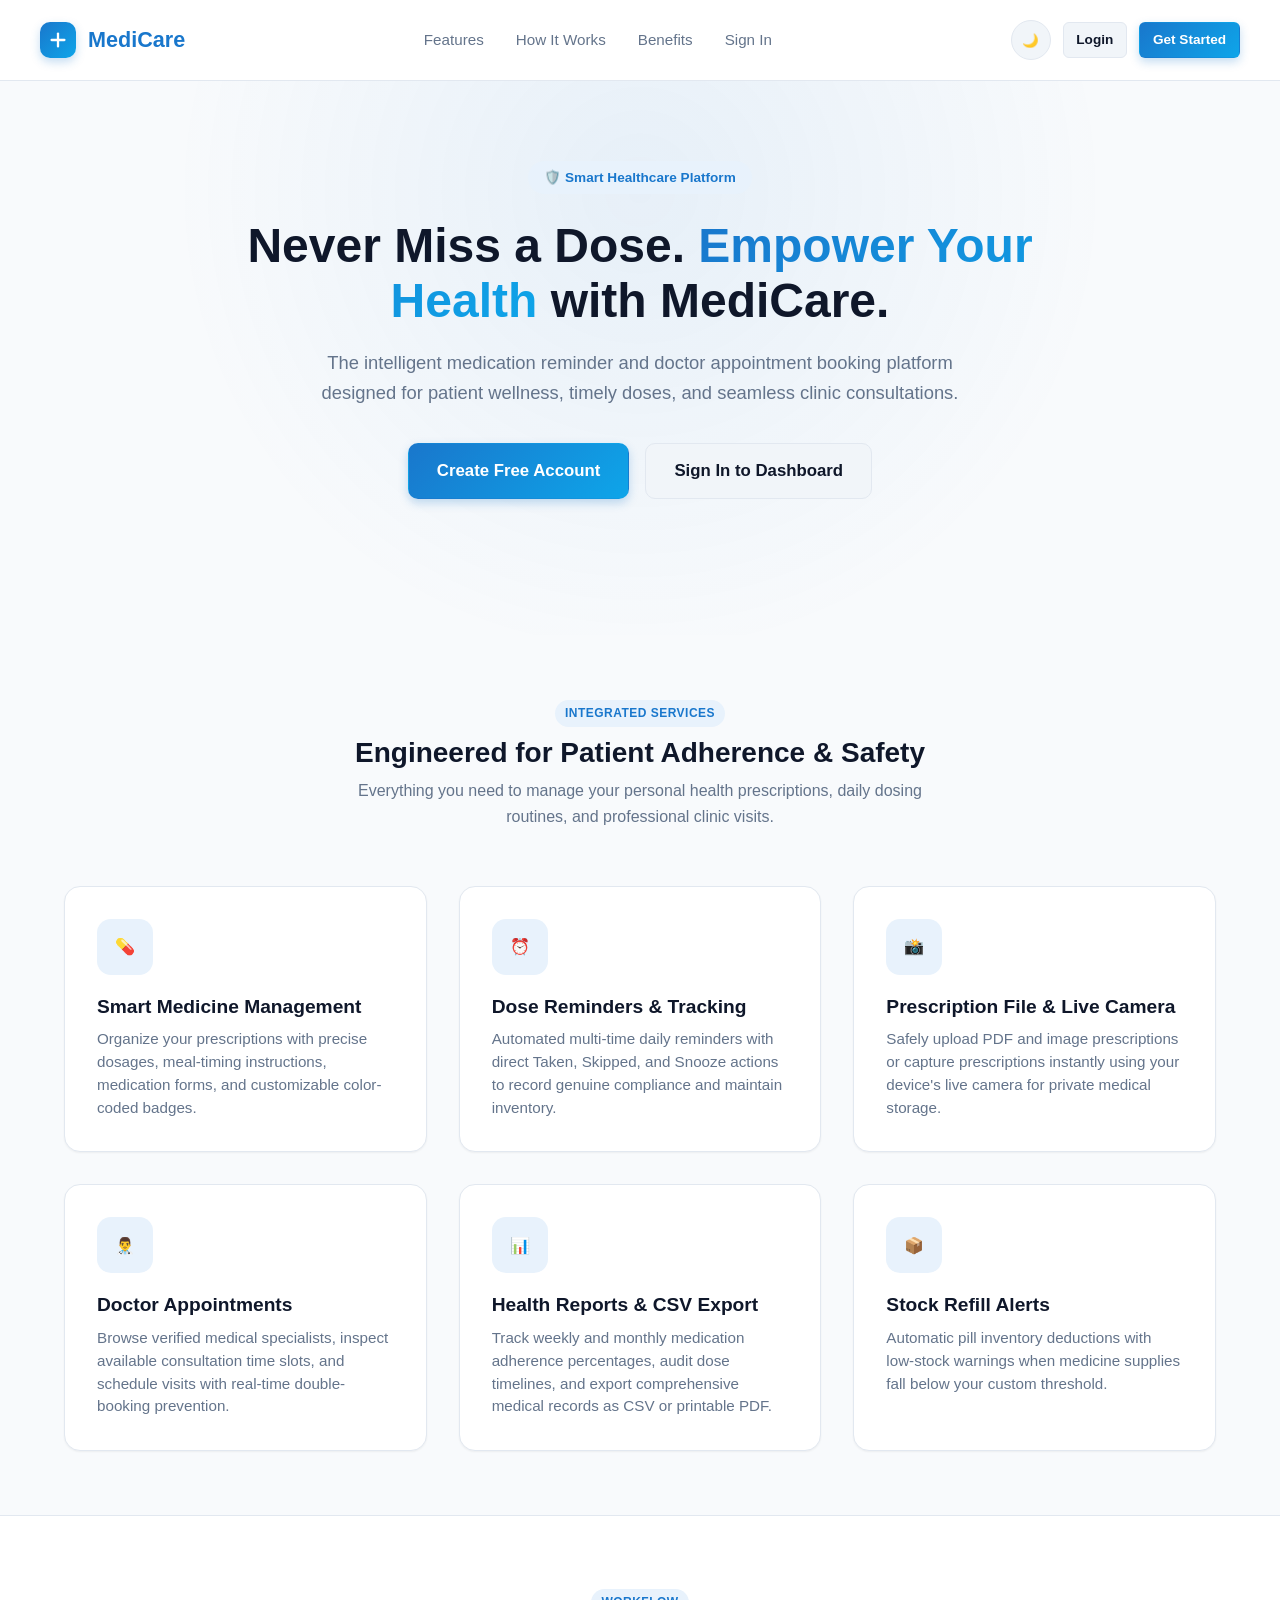
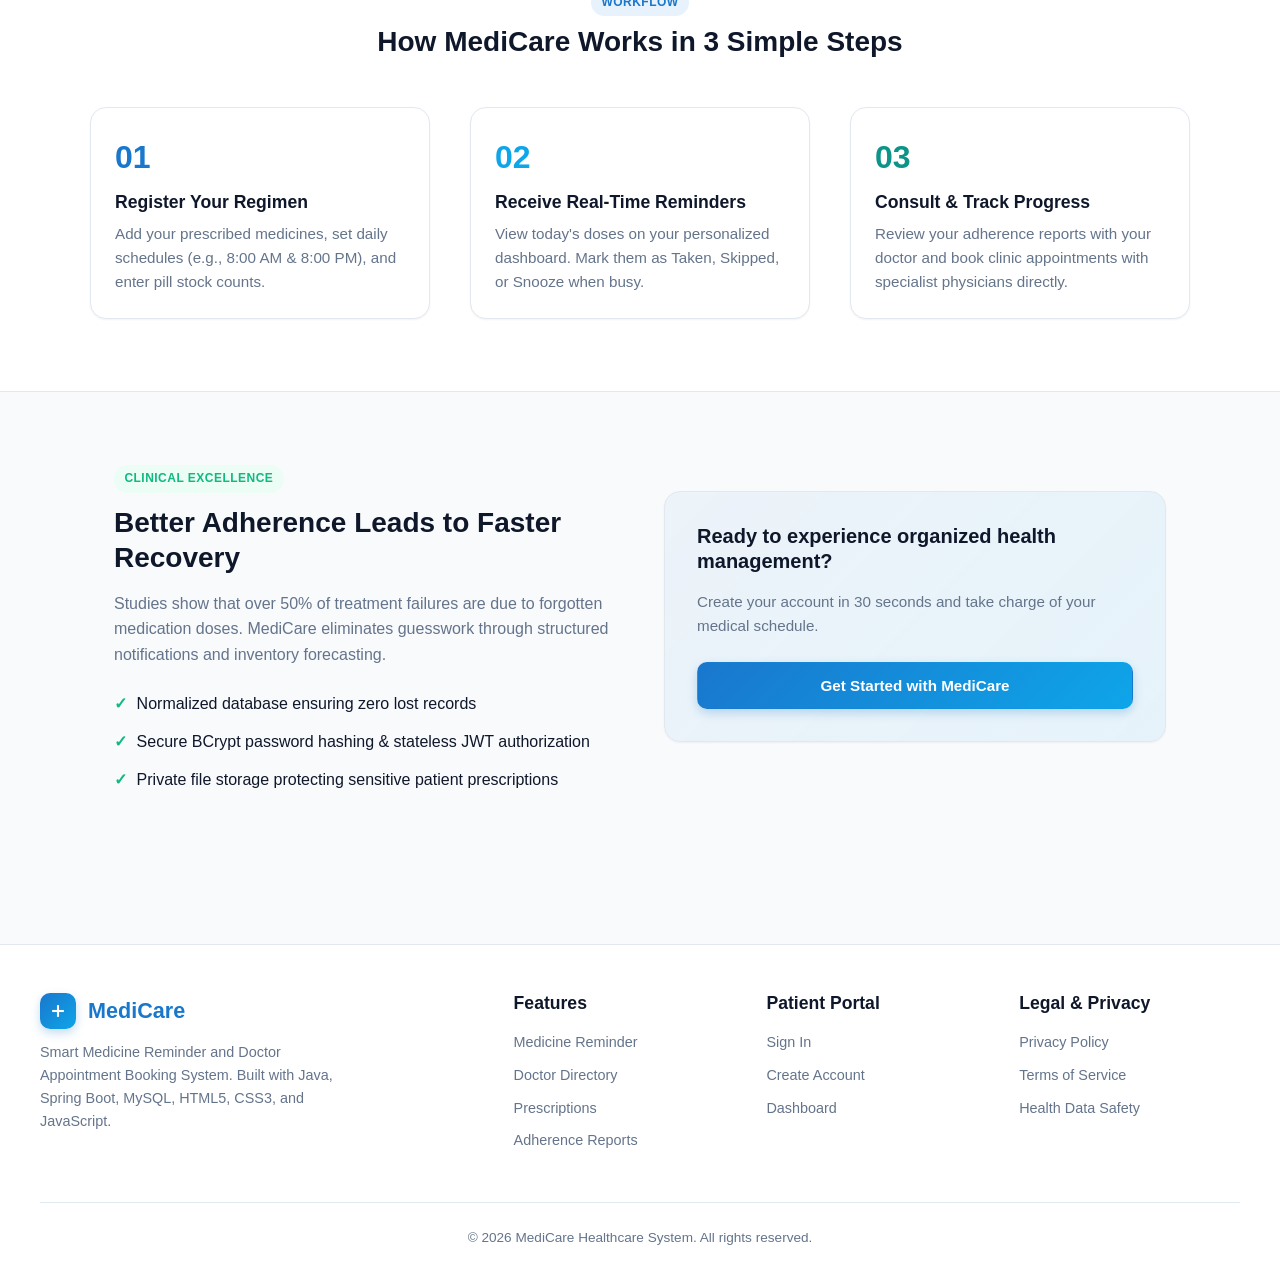
<file: frontend/index.html>
<!DOCTYPE html>
<html lang="en">
<head>
  <meta charset="UTF-8">
  <meta name="viewport" content="width=device-width, initial-scale=1.0">
  <title>MediCare — Smart Medicine Reminder and Doctor Appointment System</title>
  <link rel="stylesheet" href="css/style.css">
  <link rel="stylesheet" href="css/responsive.css">
</head>
<body>

  <!-- Landing Navigation -->
  <nav class="landing-nav">
    <a href="index.html" class="brand">
      <div class="brand-icon">
        <svg width="22" height="22" viewBox="0 0 24 24" fill="none" stroke="currentColor" stroke-width="2.5" stroke-linecap="round" stroke-linejoin="round">
          <line x1="12" y1="5" x2="12" y2="19"></line>
          <line x1="5" y1="12" x2="19" y2="12"></line>
        </svg>
      </div>
      <span>MediCare</span>
    </a>

    <ul class="landing-links">
      <li><a href="#features">Features</a></li>
      <li><a href="#how-it-works">How It Works</a></li>
      <li><a href="#benefits">Benefits</a></li>
      <li><a href="login.html">Sign In</a></li>
    </ul>

    <div style="display: flex; align-items: center; gap: 0.75rem;">
      <button class="theme-toggle-btn" title="Toggle Light/Dark Theme">🌙</button>
      <a href="login.html" class="btn btn-secondary btn-sm">Login</a>
      <a href="register.html" class="btn btn-primary btn-sm">Get Started</a>
    </div>
  </nav>

  <!-- Hero Section -->
  <header class="hero-section">
    <div class="hero-badge">
      <span>🛡️ Smart Healthcare Platform</span>
    </div>
    <h1 class="hero-title">
      Never Miss a Dose. <span>Empower Your Health</span> with MediCare.
    </h1>
    <p class="hero-subtitle">
      The intelligent medication reminder and doctor appointment booking platform designed for patient wellness, timely doses, and seamless clinic consultations.
    </p>

    <div class="hero-cta">
      <a href="register.html" class="btn btn-primary btn-lg">Create Free Account</a>
      <a href="login.html" class="btn btn-secondary btn-lg">Sign In to Dashboard</a>
    </div>
  </header>

  <!-- Major Feature Cards -->
  <section id="features" style="padding: 4rem 1rem;">
    <div style="text-align: center; margin-bottom: 3.5rem;">
      <div class="badge badge-primary" style="margin-bottom: 0.5rem;">Integrated Services</div>
      <h2>Engineered for Patient Adherence & Safety</h2>
      <p style="color: var(--text-muted); max-width: 600px; margin: 0 auto; margin-top: 0.5rem;">
        Everything you need to manage your personal health prescriptions, daily dosing routines, and professional clinic visits.
      </p>
    </div>

    <div class="features-grid">
      <!-- Feature 1 -->
      <div class="feature-card">
        <div class="feature-icon">💊</div>
        <h3 class="feature-title">Smart Medicine Management</h3>
        <p class="feature-desc">
          Organize your prescriptions with precise dosages, meal-timing instructions, medication forms, and customizable color-coded badges.
        </p>
      </div>

      <!-- Feature 2 -->
      <div class="feature-card">
        <div class="feature-icon">⏰</div>
        <h3 class="feature-title">Dose Reminders & Tracking</h3>
        <p class="feature-desc">
          Automated multi-time daily reminders with direct Taken, Skipped, and Snooze actions to record genuine compliance and maintain inventory.
        </p>
      </div>

      <!-- Feature 3 -->
      <div class="feature-card">
        <div class="feature-icon">📸</div>
        <h3 class="feature-title">Prescription File & Live Camera</h3>
        <p class="feature-desc">
          Safely upload PDF and image prescriptions or capture prescriptions instantly using your device's live camera for private medical storage.
        </p>
      </div>

      <!-- Feature 4 -->
      <div class="feature-card">
        <div class="feature-icon">👨‍⚕️</div>
        <h3 class="feature-title">Doctor Appointments</h3>
        <p class="feature-desc">
          Browse verified medical specialists, inspect available consultation time slots, and schedule visits with real-time double-booking prevention.
        </p>
      </div>

      <!-- Feature 5 -->
      <div class="feature-card">
        <div class="feature-icon">📊</div>
        <h3 class="feature-title">Health Reports & CSV Export</h3>
        <p class="feature-desc">
          Track weekly and monthly medication adherence percentages, audit dose timelines, and export comprehensive medical records as CSV or printable PDF.
        </p>
      </div>

      <!-- Feature 6 -->
      <div class="feature-card">
        <div class="feature-icon">📦</div>
        <h3 class="feature-title">Stock Refill Alerts</h3>
        <p class="feature-desc">
          Automatic pill inventory deductions with low-stock warnings when medicine supplies fall below your custom threshold.
        </p>
      </div>
    </div>
  </section>

  <!-- How It Works Section -->
  <section id="how-it-works" style="background-color: var(--bg-card); padding: 4.5rem 1.5rem; border-top: 1px solid var(--border); border-bottom: 1px solid var(--border);">
    <div style="max-width: 1100px; margin: 0 auto; text-align: center;">
      <div class="badge badge-primary" style="margin-bottom: 0.5rem;">Workflow</div>
      <h2>How MediCare Works in 3 Simple Steps</h2>
      <div style="display: grid; grid-template-columns: repeat(auto-fit, minmax(280px, 1fr)); gap: 2.5rem; margin-top: 3rem; text-align: left;">
        <div class="card" style="margin: 0;">
          <div style="font-size: 2rem; font-weight: 800; color: var(--primary); margin-bottom: 0.5rem;">01</div>
          <h4 style="margin-bottom: 0.5rem;">Register Your Regimen</h4>
          <p style="color: var(--text-muted); font-size: 0.95rem;">
            Add your prescribed medicines, set daily schedules (e.g., 8:00 AM & 8:00 PM), and enter pill stock counts.
          </p>
        </div>
        <div class="card" style="margin: 0;">
          <div style="font-size: 2rem; font-weight: 800; color: var(--teal); margin-bottom: 0.5rem;">02</div>
          <h4 style="margin-bottom: 0.5rem;">Receive Real-Time Reminders</h4>
          <p style="color: var(--text-muted); font-size: 0.95rem;">
            View today's doses on your personalized dashboard. Mark them as Taken, Skipped, or Snooze when busy.
          </p>
        </div>
        <div class="card" style="margin: 0;">
          <div style="font-size: 2rem; font-weight: 800; color: var(--accent); margin-bottom: 0.5rem;">03</div>
          <h4 style="margin-bottom: 0.5rem;">Consult & Track Progress</h4>
          <p style="color: var(--text-muted); font-size: 0.95rem;">
            Review your adherence reports with your doctor and book clinic appointments with specialist physicians directly.
          </p>
        </div>
      </div>
    </div>
  </section>

  <!-- Benefits Section -->
  <section id="benefits" style="padding: 4.5rem 1.5rem; max-width: 1100px; margin: 0 auto;">
    <div style="display: grid; grid-template-columns: repeat(auto-fit, minmax(320px, 1fr)); gap: 3rem; align-items: center;">
      <div>
        <div class="badge badge-success" style="margin-bottom: 0.75rem;">Clinical Excellence</div>
        <h2 style="margin-bottom: 1rem;">Better Adherence Leads to Faster Recovery</h2>
        <p style="color: var(--text-muted); margin-bottom: 1.5rem;">
          Studies show that over 50% of treatment failures are due to forgotten medication doses. MediCare eliminates guesswork through structured notifications and inventory forecasting.
        </p>
        <ul style="list-style: none; display: flex; flex-direction: column; gap: 0.75rem;">
          <li style="display: flex; align-items: center; gap: 0.6rem;">
            <span style="color: var(--success); font-weight: 700;">✓</span> Normalized database ensuring zero lost records
          </li>
          <li style="display: flex; align-items: center; gap: 0.6rem;">
            <span style="color: var(--success); font-weight: 700;">✓</span> Secure BCrypt password hashing & stateless JWT authorization
          </li>
          <li style="display: flex; align-items: center; gap: 0.6rem;">
            <span style="color: var(--success); font-weight: 700;">✓</span> Private file storage protecting sensitive patient prescriptions
          </li>
        </ul>
      </div>
      <div class="card" style="padding: 2rem; background: linear-gradient(135deg, rgba(25, 119, 204, 0.05) 0%, rgba(14, 165, 233, 0.08) 100%);">
        <h3 style="margin-bottom: 1rem;">Ready to experience organized health management?</h3>
        <p style="color: var(--text-muted); margin-bottom: 1.5rem; font-size: 0.95rem;">
          Create your account in 30 seconds and take charge of your medical schedule.
        </p>
        <a href="register.html" class="btn btn-primary" style="width: 100%;">Get Started with MediCare</a>
      </div>
    </div>
  </section>

  <!-- Footer -->
  <footer class="footer">
    <div class="footer-content">
      <div>
        <div class="brand" style="margin-bottom: 0.75rem;">
          <div class="brand-icon">
            <svg width="20" height="20" viewBox="0 0 24 24" fill="none" stroke="currentColor" stroke-width="2.5">
              <line x1="12" y1="5" x2="12" y2="19"></line>
              <line x1="5" y1="12" x2="19" y2="12"></line>
            </svg>
          </div>
          <span>MediCare</span>
        </div>
        <p style="color: var(--text-muted); font-size: 0.9rem; max-width: 320px;">
          Smart Medicine Reminder and Doctor Appointment Booking System. Built with Java, Spring Boot, MySQL, HTML5, CSS3, and JavaScript.
        </p>
      </div>
      <div>
        <h4 style="margin-bottom: 1rem;">Features</h4>
        <ul class="footer-links">
          <li><a href="login.html">Medicine Reminder</a></li>
          <li><a href="login.html">Doctor Directory</a></li>
          <li><a href="login.html">Prescriptions</a></li>
          <li><a href="login.html">Adherence Reports</a></li>
        </ul>
      </div>
      <div>
        <h4 style="margin-bottom: 1rem;">Patient Portal</h4>
        <ul class="footer-links">
          <li><a href="login.html">Sign In</a></li>
          <li><a href="register.html">Create Account</a></li>
          <li><a href="dashboard.html">Dashboard</a></li>
        </ul>
      </div>
      <div>
        <h4 style="margin-bottom: 1rem;">Legal & Privacy</h4>
        <ul class="footer-links">
          <li><a href="#">Privacy Policy</a></li>
          <li><a href="#">Terms of Service</a></li>
          <li><a href="#">Health Data Safety</a></li>
        </ul>
      </div>
    </div>
    <div class="footer-bottom">
      &copy; 2026 MediCare Healthcare System. All rights reserved.
    </div>
  </footer>

  <script src="js/api.js"></script>
</body>
</html>
</file>
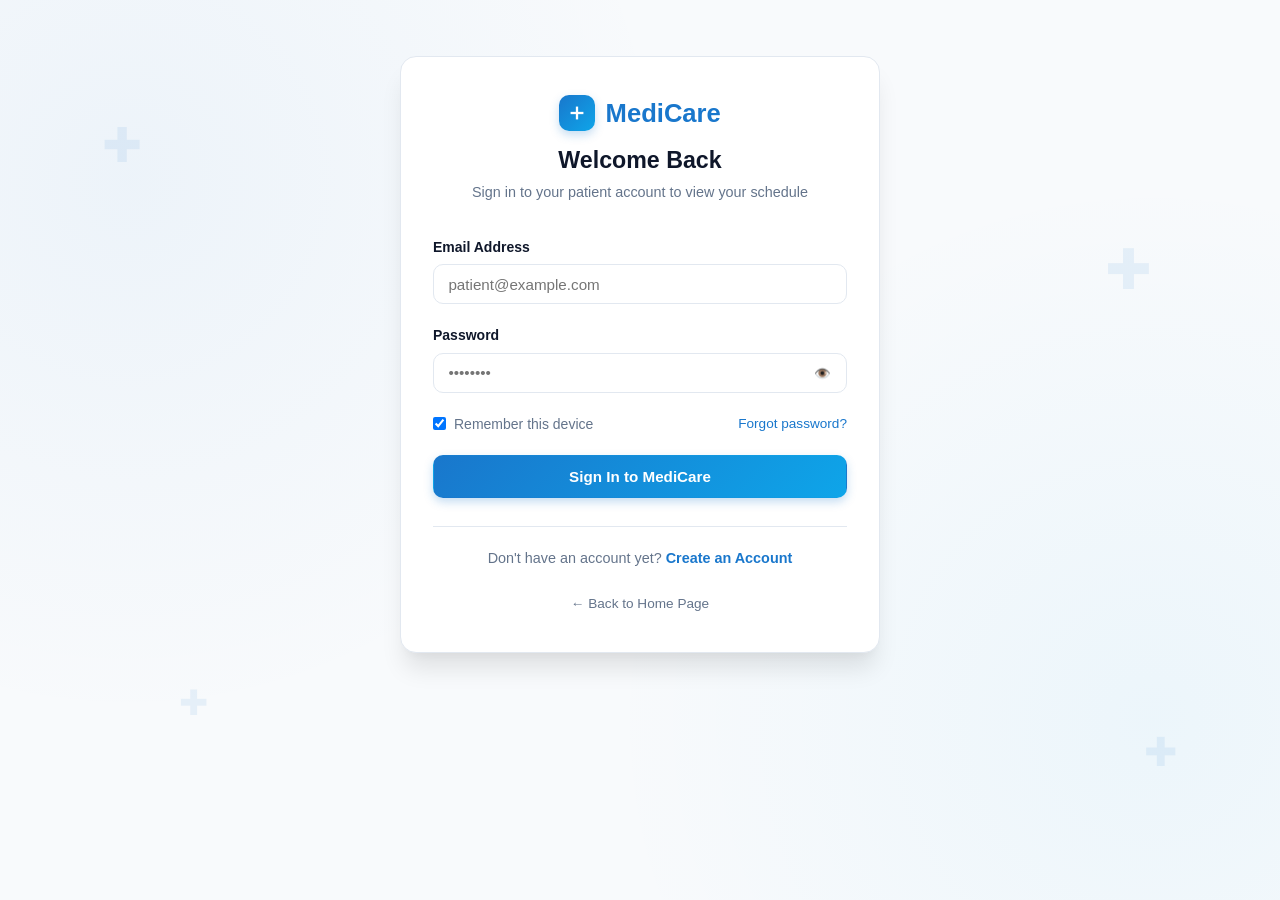
<file: frontend/appointments.html>
<!DOCTYPE html>
<html lang="en">
<head>
  <meta charset="UTF-8">
  <meta name="viewport" content="width=device-width, initial-scale=1.0">
  <title>Doctor Appointments — MediCare</title>
  <link rel="stylesheet" href="css/style.css">
  <link rel="stylesheet" href="css/responsive.css">
</head>
<body>

  <div class="sidebar-backdrop"></div>

  <div class="app-container">
    <aside class="sidebar">
      <div class="sidebar-header">
        <a href="dashboard.html" class="brand">
          <div class="brand-icon">
            <svg width="22" height="22" viewBox="0 0 24 24" fill="none" stroke="currentColor" stroke-width="2.5">
              <line x1="12" y1="5" x2="12" y2="19"></line>
              <line x1="5" y1="12" x2="19" y2="12"></line>
            </svg>
          </div>
          <span>MediCare</span>
        </a>
      </div>

      <nav class="sidebar-nav">
        <div class="nav-category">Main Menu</div>
        <a href="dashboard.html" class="nav-item">
          <svg viewBox="0 0 24 24" fill="none" stroke="currentColor" stroke-width="2"><rect x="3" y="3" width="7" height="7"></rect><rect x="14" y="3" width="7" height="7"></rect><rect x="14" y="14" width="7" height="7"></rect><rect x="3" y="14" width="7" height="7"></rect></svg>
          <span>Dashboard</span>
        </a>
        <a href="medicines.html" class="nav-item">
          <svg viewBox="0 0 24 24" fill="none" stroke="currentColor" stroke-width="2"><path d="m10.5 20.5 10-10a4.95 4.95 0 1 0-7-7l-10 10a4.95 4.95 0 1 0 7 7Z"></path><path d="m8.5 8.5 7 7"></path></svg>
          <span>Medicines</span>
        </a>
        <a href="schedule.html" class="nav-item">
          <svg viewBox="0 0 24 24" fill="none" stroke="currentColor" stroke-width="2"><circle cx="12" cy="12" r="10"></circle><polyline points="12 6 12 12 16 14"></polyline></svg>
          <span>Schedule</span>
        </a>
        <a href="prescriptions.html" class="nav-item">
          <svg viewBox="0 0 24 24" fill="none" stroke="currentColor" stroke-width="2"><path d="M14 2H6a2 2 0 0 0-2 2v16a2 2 0 0 0 2 2h12a2 2 0 0 0 2-2V8z"></path><polyline points="14 2 14 8 20 8"></polyline><line x1="16" y1="13" x2="8" y2="13"></line><line x1="16" y1="17" x2="8" y2="17"></line></svg>
          <span>Prescriptions</span>
        </a>
        <a href="appointments.html" class="nav-item active">
          <svg viewBox="0 0 24 24" fill="none" stroke="currentColor" stroke-width="2"><rect x="3" y="4" width="18" height="18" rx="2" ry="2"></rect><line x1="16" y1="2" x2="16" y2="6"></line><line x1="8" y1="2" x2="8" y2="6"></line><line x1="3" y1="10" x2="21" y2="10"></line></svg>
          <span>Appointments</span>
        </a>
        <a href="reports.html" class="nav-item">
          <svg viewBox="0 0 24 24" fill="none" stroke="currentColor" stroke-width="2"><line x1="18" y1="20" x2="18" y2="10"></line><line x1="12" y1="20" x2="12" y2="4"></line><line x1="6" y1="20" x2="6" y2="14"></line></svg>
          <span>Health Reports</span>
        </a>

        <div class="nav-category" style="margin-top: 1rem;">Account</div>
        <a href="profile.html" class="nav-item">
          <svg viewBox="0 0 24 24" fill="none" stroke="currentColor" stroke-width="2"><path d="M20 21v-2a4 4 0 0 0-4-4H8a4 4 0 0 0-4 4v2"></path><circle cx="12" cy="7" r="4"></circle></svg>
          <span>Profile & Security</span>
        </a>
      </nav>

      <div class="sidebar-footer">
        <div class="user-mini">
          <div class="user-avatar">PT</div>
          <div class="user-info-text">
            <div class="user-info-name">Patient</div>
            <div class="user-info-role">Patient Portal</div>
          </div>
        </div>
        <button class="logout-btn" title="Sign Out" style="background:none; border:none; cursor:pointer; color:var(--text-muted); font-size: 1.1rem;">
          🚪
        </button>
      </div>
    </aside>

    <div class="main-wrapper">
      <header class="topbar">
        <div style="display: flex; align-items: center; gap: 1rem;">
          <button class="mobile-menu-btn">☰</button>
          <h2 class="topbar-title">Doctor Appointment Schedules</h2>
        </div>

        <div class="topbar-actions">
          <button class="theme-toggle-btn" title="Toggle Light/Dark Theme">🌙</button>
          <button class="btn btn-primary btn-sm" id="open-schedule-modal-btn">+ Schedule Appointment</button>
        </div>
      </header>

      <main class="main-content">
        <!-- Explanatory Banner -->
        <div class="card" style="margin-bottom: 1.5rem; background-color: var(--primary-light); border-color: rgba(25, 119, 204, 0.2);">
          <div style="display: flex; align-items: center; justify-content: space-between; flex-wrap: wrap; gap: 1rem;">
            <div style="display: flex; align-items: center; gap: 1rem;">
              <div style="font-size: 1.75rem;">📅</div>
              <div>
                <h4 style="margin-bottom: 0.2rem; color: var(--primary-dark);">My Medical Appointment Schedule</h4>
                <p style="font-size: 0.875rem; color: var(--text-main); margin: 0;">
                  Keep track of all your upcoming doctor visits, clinical consultations, and specialist review dates and notes in one convenient schedule.
                </p>
              </div>
            </div>
            <button class="btn btn-primary btn-sm" onclick="openScheduleModal()">+ Add Appointment Schedule</button>
          </div>
        </div>

        <!-- Search Bar -->
        <div class="card" style="margin-bottom: 1.5rem; padding: 0.85rem 1.25rem;">
          <div style="display: flex; gap: 1rem; align-items: center; flex-wrap: wrap;">
            <div style="flex: 2; min-width: 240px;">
              <input type="text" id="appointment-search-input" class="form-control" placeholder="🔍 Search appointments by doctor, clinic, or reason...">
            </div>
            <div style="flex: 1; min-width: 150px;">
              <select id="appointment-status-filter" class="form-select">
                <option value="ALL">All Appointments</option>
                <option value="UPCOMING" selected>Upcoming Only</option>
                <option value="PAST">Past & Completed</option>
                <option value="CANCELLED">Cancelled</option>
              </select>
            </div>
          </div>
        </div>

        <!-- Upcoming & Past Grid Layout -->
        <div style="display: grid; grid-template-columns: 1fr; gap: 2rem;">
          <!-- Upcoming Appointments List -->
          <div>
            <h3 style="margin-bottom: 1rem; display: flex; align-items: center; gap: 0.5rem; font-size: 1.25rem;">
              <span>📅</span> Upcoming Scheduled Visits
            </h3>
            <div id="upcoming-appointments-list">
              <div style="text-align: center; padding: 2rem 0;"><span class="spinner spinner-primary"></span> Loading appointments...</div>
            </div>
            <div class="empty-state" id="empty-upcoming-appointments" style="display: none; padding: 2.5rem 1.5rem;">
              <div class="empty-state-icon">📅</div>
              <h4 class="empty-state-title">No Upcoming Appointments Scheduled</h4>
              <p class="empty-state-text">You have no upcoming doctor visits recorded. Click below to add your appointment dates and details.</p>
              <button class="btn btn-primary btn-sm" onclick="openScheduleModal()">+ Schedule An Appointment</button>
            </div>
          </div>

          <!-- Past History Section -->
          <div style="margin-top: 1rem;">
            <h3 style="margin-bottom: 1rem; display: flex; align-items: center; gap: 0.5rem; font-size: 1.2rem; color: var(--text-muted);">
              <span>📜</span> Visit History & Past Appointments
            </h3>
            <div id="past-appointments-list">
              <div style="text-align: center; padding: 1.5rem 0;"><span class="spinner spinner-primary"></span></div>
            </div>
          </div>
        </div>
      </main>
    </div>
  </div>

  <!-- Schedule / Edit Appointment Modal -->
  <div class="modal-overlay" id="appointment-modal">
    <div class="modal-container" style="max-width: 520px;">
      <div class="modal-header">
        <h3 class="modal-title" id="appointment-modal-title">📅 Schedule Doctor Appointment</h3>
        <button class="modal-close">&times;</button>
      </div>
      <form id="appointment-form">
        <input type="hidden" id="appointment-id">
        <div class="modal-body">
          <div class="form-group">
            <label for="app-doctor-name" class="form-label">Doctor / Healthcare Specialist *</label>
            <input type="text" id="app-doctor-name" class="form-control" placeholder="e.g. Dr. Sarah Jenkins, Dr. Rajan Patel" required>
            <div class="form-hint">Enter the physician or specialist you will be consulting.</div>
          </div>

          <div class="form-group">
            <label for="app-clinic-name" class="form-label">Clinic / Hospital / Location *</label>
            <input type="text" id="app-clinic-name" class="form-control" placeholder="e.g. City Wellness Center, Room 402" required>
          </div>

          <div style="display: grid; grid-template-columns: 1fr 1fr; gap: 1rem;">
            <div class="form-group">
              <label for="app-date" class="form-label">Appointment Date *</label>
              <input type="date" id="app-date" class="form-control" required>
            </div>
            <div class="form-group">
              <label for="app-time" class="form-label">Time of Visit *</label>
              <input type="time" id="app-time" class="form-control" value="10:00" required>
            </div>
          </div>

          <div class="form-group">
            <label for="app-type" class="form-label">Appointment Type</label>
            <select id="app-type" class="form-select">
              <option value="IN_PERSON" selected>In-Person Clinic Visit</option>
              <option value="ONLINE">Online Teleconsultation</option>
              <option value="ROUTINE_CHECKUP">Routine Health Checkup</option>
              <option value="SPECIALIST">Specialist Consultation</option>
              <option value="LAB_TEST">Lab Test / Diagnostic Scan</option>
            </select>
          </div>

          <div class="form-group">
            <label for="app-reason" class="form-label">Reason for Visit *</label>
            <input type="text" id="app-reason" class="form-control" placeholder="e.g. Blood pressure review, Diabetes follow-up" required>
          </div>

          <div class="form-group">
            <label for="app-notes" class="form-label">Instructions, Symptoms or Preparation Notes</label>
            <textarea id="app-notes" class="form-control" rows="2" placeholder="e.g. Fasting for 8 hours prior, bring recent blood test reports..."></textarea>
          </div>
        </div>
        <div class="modal-footer">
          <button type="button" class="btn btn-secondary modal-cancel">Cancel</button>
          <button type="submit" class="btn btn-primary" id="appointment-modal-submit-btn">Save Appointment Schedule</button>
        </div>
      </form>
    </div>
  </div>

  <!-- Quick Reschedule Modal -->
  <div class="modal-overlay" id="reschedule-modal">
    <div class="modal-container" style="max-width: 440px;">
      <div class="modal-header">
        <h3 class="modal-title">🔄 Reschedule Appointment</h3>
        <button class="modal-close">&times;</button>
      </div>
      <form id="reschedule-form">
        <input type="hidden" id="reschedule-app-id">
        <div class="modal-body">
          <div class="form-group">
            <label for="reschedule-date" class="form-label">New Appointment Date *</label>
            <input type="date" id="reschedule-date" class="form-control" required>
          </div>
          <div class="form-group">
            <label for="reschedule-time" class="form-label">New Appointment Time *</label>
            <input type="time" id="reschedule-time" class="form-control" value="10:00" required>
          </div>
        </div>
        <div class="modal-footer">
          <button type="button" class="btn btn-secondary modal-cancel">Cancel</button>
          <button type="submit" class="btn btn-primary">Update Appointment Time</button>
        </div>
      </form>
    </div>
  </div>

  <script src="js/api.js"></script>
  <script src="js/auth.js"></script>
  <script src="js/appointments.js"></script>
</body>
</html>
</file>
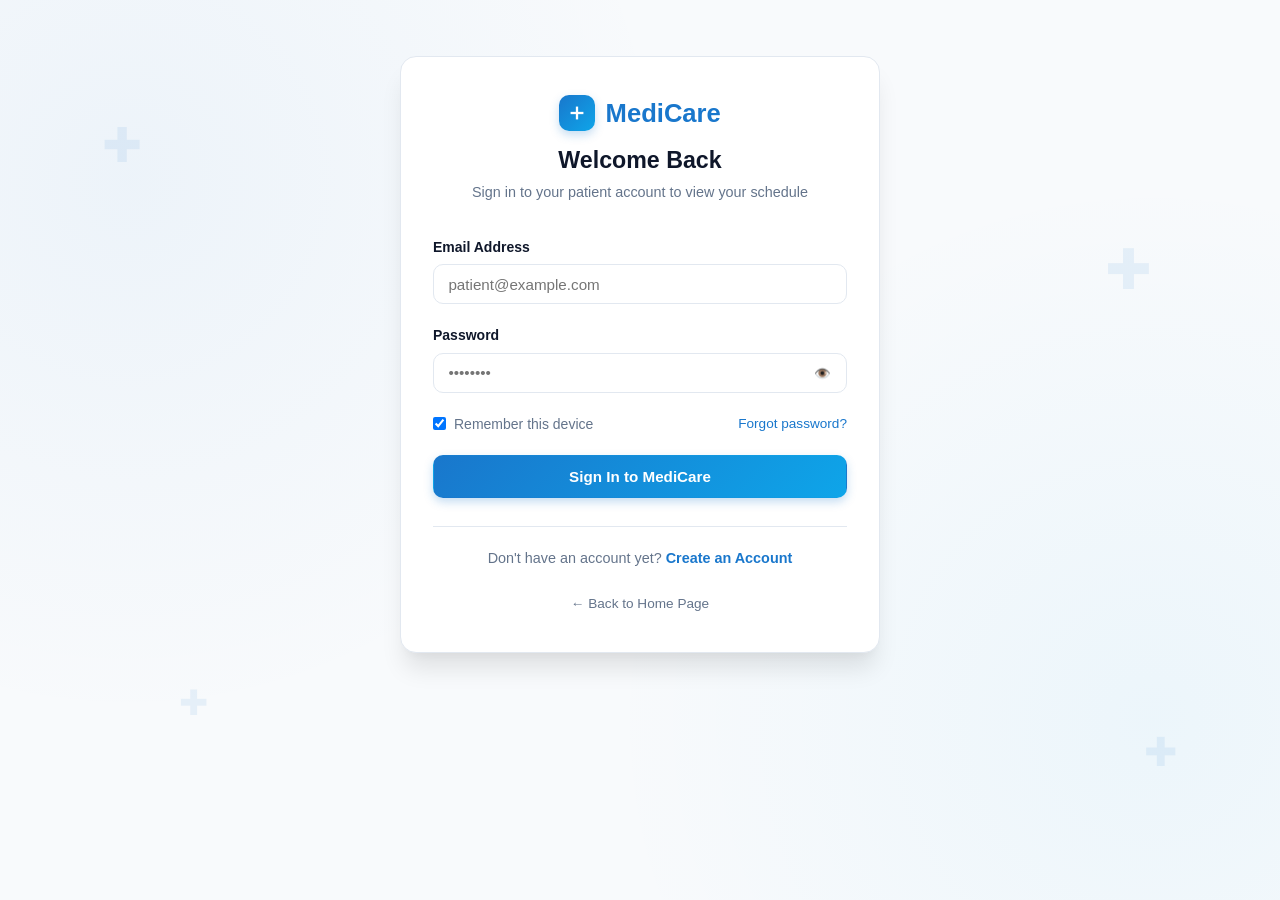
<file: frontend/dashboard.html>
<!DOCTYPE html>
<html lang="en">
<head>
  <meta charset="UTF-8">
  <meta name="viewport" content="width=device-width, initial-scale=1.0">
  <title>Dashboard — MediCare</title>
  <link rel="stylesheet" href="css/style.css">
  <link rel="stylesheet" href="css/responsive.css">
</head>
<body>

  <div class="sidebar-backdrop"></div>

  <div class="app-container">
    <!-- Sidebar Navigation -->
    <aside class="sidebar">
      <div class="sidebar-header">
        <a href="dashboard.html" class="brand">
          <div class="brand-icon">
            <svg width="22" height="22" viewBox="0 0 24 24" fill="none" stroke="currentColor" stroke-width="2.5">
              <line x1="12" y1="5" x2="12" y2="19"></line>
              <line x1="5" y1="12" x2="19" y2="12"></line>
            </svg>
          </div>
          <span>MediCare</span>
        </a>
      </div>

      <nav class="sidebar-nav">
        <div class="nav-category">Main Menu</div>
        <a href="dashboard.html" class="nav-item active">
          <svg viewBox="0 0 24 24" fill="none" stroke="currentColor" stroke-width="2"><rect x="3" y="3" width="7" height="7"></rect><rect x="14" y="3" width="7" height="7"></rect><rect x="14" y="14" width="7" height="7"></rect><rect x="3" y="14" width="7" height="7"></rect></svg>
          <span>Dashboard</span>
        </a>
        <a href="medicines.html" class="nav-item">
          <svg viewBox="0 0 24 24" fill="none" stroke="currentColor" stroke-width="2"><path d="m10.5 20.5 10-10a4.95 4.95 0 1 0-7-7l-10 10a4.95 4.95 0 1 0 7 7Z"></path><path d="m8.5 8.5 7 7"></path></svg>
          <span>Medicines</span>
        </a>
        <a href="schedule.html" class="nav-item">
          <svg viewBox="0 0 24 24" fill="none" stroke="currentColor" stroke-width="2"><circle cx="12" cy="12" r="10"></circle><polyline points="12 6 12 12 16 14"></polyline></svg>
          <span>Schedule</span>
        </a>
        <a href="prescriptions.html" class="nav-item">
          <svg viewBox="0 0 24 24" fill="none" stroke="currentColor" stroke-width="2"><path d="M14 2H6a2 2 0 0 0-2 2v16a2 2 0 0 0 2 2h12a2 2 0 0 0 2-2V8z"></path><polyline points="14 2 14 8 20 8"></polyline><line x1="16" y1="13" x2="8" y2="13"></line><line x1="16" y1="17" x2="8" y2="17"></line></svg>
          <span>Prescriptions</span>
        </a>
        <a href="appointments.html" class="nav-item">
          <svg viewBox="0 0 24 24" fill="none" stroke="currentColor" stroke-width="2"><rect x="3" y="4" width="18" height="18" rx="2" ry="2"></rect><line x1="16" y1="2" x2="16" y2="6"></line><line x1="8" y1="2" x2="8" y2="6"></line><line x1="3" y1="10" x2="21" y2="10"></line></svg>
          <span>Appointments</span>
        </a>
        <a href="reports.html" class="nav-item">
          <svg viewBox="0 0 24 24" fill="none" stroke="currentColor" stroke-width="2"><line x1="18" y1="20" x2="18" y2="10"></line><line x1="12" y1="20" x2="12" y2="4"></line><line x1="6" y1="20" x2="6" y2="14"></line></svg>
          <span>Health Reports</span>
        </a>

        <div class="nav-category" style="margin-top: 1rem;">Account</div>
        <a href="profile.html" class="nav-item">
          <svg viewBox="0 0 24 24" fill="none" stroke="currentColor" stroke-width="2"><path d="M20 21v-2a4 4 0 0 0-4-4H8a4 4 0 0 0-4 4v2"></path><circle cx="12" cy="7" r="4"></circle></svg>
          <span>Profile & Security</span>
        </a>
      </nav>

      <div class="sidebar-footer">
        <div class="user-mini">
          <div class="user-avatar">PT</div>
          <div class="user-info-text">
            <div class="user-info-name">Patient</div>
            <div class="user-info-role">Patient Portal</div>
          </div>
        </div>
        <button class="logout-btn" title="Sign Out" style="background:none; border:none; cursor:pointer; color:var(--text-muted); font-size: 1.1rem;">
          🚪
        </button>
      </div>
    </aside>

    <!-- Main Wrapper -->
    <div class="main-wrapper">
      <!-- Topbar -->
      <header class="topbar">
        <div style="display: flex; align-items: center; gap: 1rem;">
          <button class="mobile-menu-btn">☰</button>
          <h2 class="topbar-title">Dashboard Overview</h2>
        </div>

        <div class="topbar-actions">
          <button id="enable-notifications-btn" class="btn btn-outline btn-sm" title="Enable Desktop Reminders">🔔 Enable Alerts</button>
          <button class="theme-toggle-btn" title="Toggle Light/Dark Theme">🌙</button>
          <a href="medicines.html" class="btn btn-primary btn-sm">+ Add Medicine</a>
        </div>
      </header>

      <!-- Main Dashboard Content -->
      <main class="main-content" id="dashboard-content">
        <!-- Notification Permission Banner -->
        <div id="notification-banner" class="card" style="display: none; background: var(--warning-light); border-color: rgba(245, 158, 11, 0.3); margin-bottom: 1.5rem; padding: 0.75rem 1.25rem;">
          <div style="display: flex; align-items: center; justify-content: space-between; flex-wrap: wrap; gap: 0.75rem;">
            <div style="display: flex; align-items: center; gap: 0.75rem;">
              <span style="font-size: 1.4rem;">🔔</span>
              <div>
                <strong style="color: var(--text-main); font-size: 0.95rem;">Enable Browser Dose Reminders</strong>
                <p style="font-size: 0.85rem; color: var(--text-muted); margin: 0;">Receive real-time desktop notifications when your scheduled medications are due.</p>
              </div>
            </div>
            <div style="display: flex; gap: 0.5rem;">
              <button id="banner-enable-notifications-btn" class="btn btn-primary btn-sm">Allow Notifications</button>
              <button id="banner-dismiss-notifications-btn" class="btn btn-secondary btn-sm">Dismiss</button>
            </div>
          </div>
        </div>

        <!-- Welcome Greeting Banner -->
        <div class="card" style="background: linear-gradient(135deg, rgba(25, 119, 204, 0.08) 0%, rgba(14, 165, 233, 0.12) 100%); border-color: rgba(25, 119, 204, 0.2); margin-bottom: 2rem;">
          <div style="display: flex; justify-content: space-between; align-items: center; flex-wrap: wrap; gap: 1rem;">
            <div>
              <h2 id="dashboard-greeting" style="font-size: 1.6rem; margin-bottom: 0.35rem;">Good Morning!</h2>
              <p style="color: var(--text-muted);">Welcome to your MediCare control center. Stay consistent with your medication plan today.</p>
            </div>
            <div style="display: flex; gap: 0.75rem;">
              <a href="appointments.html" class="btn btn-outline btn-sm">📅 Book Visit</a>
              <a href="prescriptions.html" class="btn btn-secondary btn-sm">📸 Upload Rx</a>
            </div>
          </div>
        </div>

        <!-- Metric Stats Grid -->
        <div class="stats-grid">
          <div class="stat-card">
            <div class="stat-icon success">✓</div>
            <div>
              <div class="stat-value" id="stat-taken">0</div>
              <div class="stat-label">Taken Today</div>
            </div>
          </div>

          <div class="stat-card">
            <div class="stat-icon warning">⏰</div>
            <div>
              <div class="stat-value" id="stat-pending">0</div>
              <div class="stat-label">Pending Doses</div>
            </div>
          </div>

          <div class="stat-card">
            <div class="stat-icon danger">✕</div>
            <div>
              <div class="stat-value" id="stat-skipped">0</div>
              <div class="stat-label">Skipped Today</div>
            </div>
          </div>

          <div class="stat-card">
            <div class="stat-icon primary">📈</div>
            <div>
              <div class="stat-value" id="stat-adherence">100%</div>
              <div class="stat-label">Daily Adherence</div>
            </div>
          </div>
        </div>

        <!-- Next Reminder Card -->
        <div class="card" id="next-reminder-card" style="margin-bottom: 2rem; border-left: 5px solid var(--primary);">
          <div style="color: var(--text-muted); text-align: center; padding: 0.5rem 0;">Checking for upcoming reminders...</div>
        </div>

        <!-- Two Columns Layout -->
        <div style="display: grid; grid-template-columns: 2fr 1fr; gap: 1.75rem;">
          <!-- Left Column: Today's Scheduled Doses & Active Medications -->
          <div>
            <div class="card">
              <div class="card-header">
                <div>
                  <h3 class="card-title">💊 Today's Medication Schedule</h3>
                  <p style="font-size: 0.85rem; color: var(--text-muted); margin-top: 0.2rem;">Mark doses taken/skipped, snooze reminders, or edit/delete schedule items.</p>
                </div>
                <a href="schedule.html" class="btn btn-outline btn-sm">Manage Schedule</a>
              </div>
              <div id="today-doses-list">
                <div style="text-align: center; padding: 2rem 0;"><span class="spinner spinner-primary"></span> Loading today's schedule...</div>
              </div>
            </div>

            <!-- Active Medications Quick Management -->
            <div class="card" style="margin-top: 1.5rem;">
              <div class="card-header">
                <div>
                  <h3 class="card-title">📋 Active Medications Management</h3>
                  <p style="font-size: 0.85rem; color: var(--text-muted); margin-top: 0.2rem;">Quickly edit dosage, food instructions, inventory, or delete medications directly from dashboard.</p>
                </div>
                <a href="medicines.html" class="btn btn-primary btn-sm">+ Add Medicine</a>
              </div>
              <div id="dashboard-medicines-list">
                <div style="text-align: center; padding: 1.5rem 0;"><span class="spinner spinner-primary"></span> Loading medications...</div>
              </div>
            </div>
          </div>

          <!-- Right Column: Doctor Appointments & Stock Warnings -->
          <div>
            <!-- Upcoming Appointments -->
            <div class="card">
              <div class="card-header">
                <h3 class="card-title">👨‍⚕️ Upcoming Visits</h3>
                <a href="appointments.html" style="font-size: 0.85rem; font-weight: 600;">View All</a>
              </div>
              <div id="upcoming-appointments-list">
                <div style="text-align: center; padding: 1rem 0;"><span class="spinner spinner-primary"></span></div>
              </div>
            </div>

            <!-- Low Stock Warnings -->
            <div class="card">
              <div class="card-header">
                <h3 class="card-title">📦 Pill Inventory Alerts</h3>
                <a href="medicines.html" style="font-size: 0.85rem; font-weight: 600;">Refill</a>
              </div>
              <div id="low-stock-list">
                <div style="text-align: center; padding: 1rem 0;"><span class="spinner spinner-primary"></span></div>
              </div>
            </div>
          </div>
        </div>
      </main>
    </div>
  </div>

  <!-- Edit Scheduled Dose Modal -->
  <div class="modal-overlay" id="edit-dose-modal">
    <div class="modal-container" style="max-width: 480px;">
      <div class="modal-header">
        <h3 class="modal-title">✏️ Edit Scheduled Dose</h3>
        <button class="modal-close">&times;</button>
      </div>
      <form id="edit-dose-form">
        <input type="hidden" id="edit-dose-id">
        <div class="modal-body">
          <div class="form-group">
            <label class="form-label">Medication:</label>
            <div id="edit-dose-med-name" style="font-weight: 700; font-size: 1.1rem; color: var(--primary);"></div>
          </div>
          <div class="form-group">
            <label for="edit-dose-datetime" class="form-label">Scheduled Date & Time *</label>
            <input type="datetime-local" id="edit-dose-datetime" class="form-control" required>
            <div class="form-hint">Adjust the exact reminder timestamp for this dose.</div>
          </div>
          <div class="form-group">
            <label for="edit-dose-status" class="form-label">Status</label>
            <select id="edit-dose-status" class="form-select">
              <option value="PENDING">Pending (Upcoming)</option>
              <option value="TAKEN">Taken (Deduct Stock & Mark Done)</option>
              <option value="SKIPPED">Skipped (Missed Dose)</option>
            </select>
          </div>
          <div class="form-group">
            <label for="edit-dose-notes" class="form-label">Notes / Reason</label>
            <input type="text" id="edit-dose-notes" class="form-control" placeholder="e.g. Rescheduled due to late meal">
          </div>
        </div>
        <div class="modal-footer">
          <button type="button" class="btn btn-secondary modal-cancel">Cancel</button>
          <button type="submit" class="btn btn-primary">Save Changes</button>
        </div>
      </form>
    </div>
  </div>

  <!-- Quick Edit Medicine Modal -->
  <div class="modal-overlay" id="quick-edit-medicine-modal">
    <div class="modal-container" style="max-width: 500px;">
      <div class="modal-header">
        <h3 class="modal-title">✏️ Edit Medicine Details</h3>
        <button class="modal-close">&times;</button>
      </div>
      <form id="quick-edit-medicine-form">
        <input type="hidden" id="quick-med-id">
        <div class="modal-body">
          <div class="form-group">
            <label for="quick-med-name" class="form-label">Medicine Name *</label>
            <input type="text" id="quick-med-name" class="form-control" required>
          </div>
          <div style="display: grid; grid-template-columns: 1fr 1fr; gap: 1rem;">
            <div class="form-group">
              <label for="quick-med-dosage" class="form-label">Dosage *</label>
              <input type="text" id="quick-med-dosage" class="form-control" placeholder="e.g. 500mg, 1 tablet" required>
            </div>
            <div class="form-group">
              <label for="quick-med-form" class="form-label">Form</label>
              <select id="quick-med-form" class="form-select">
                <option value="TABLET">Tablet</option>
                <option value="CAPSULE">Capsule</option>
                <option value="LIQUID">Liquid / Syrup</option>
                <option value="INJECTION">Injection</option>
                <option value="INHALER">Inhaler</option>
                <option value="DROPS">Drops</option>
                <option value="OTHER">Other</option>
              </select>
            </div>
          </div>
          <div style="display: grid; grid-template-columns: 1fr 1fr; gap: 1rem;">
            <div class="form-group">
              <label for="quick-med-food" class="form-label">Food Timing</label>
              <select id="quick-med-food" class="form-select">
                <option value="BEFORE_FOOD">Before Food</option>
                <option value="AFTER_FOOD">After Food</option>
                <option value="WITH_FOOD">With Food</option>
                <option value="EMPTY_STOMACH">Empty Stomach</option>
                <option value="NO_RESTRICTION">No Restriction</option>
              </select>
            </div>
            <div class="form-group">
              <label for="quick-med-stock" class="form-label">Available Stock *</label>
              <input type="number" id="quick-med-stock" class="form-control" min="0" required>
            </div>
          </div>
          <div class="form-group">
            <label for="quick-med-instructions" class="form-label">Prescription Instructions</label>
            <input type="text" id="quick-med-instructions" class="form-control" placeholder="e.g. Take with warm water">
          </div>
        </div>
        <div class="modal-footer">
          <button type="button" class="btn btn-secondary modal-cancel">Cancel</button>
          <button type="submit" class="btn btn-primary">Update Medicine</button>
        </div>
      </form>
    </div>
  </div>

  <!-- Snooze Modal -->
  <div class="modal-overlay" id="snooze-modal">
    <div class="modal-container" style="max-width: 420px;">
      <div class="modal-header">
        <h3 class="modal-title">⏰ Snooze Reminder</h3>
        <button class="modal-close">&times;</button>
      </div>
      <form id="snooze-form">
        <div class="modal-body">
          <p style="color: var(--text-muted); font-size: 0.9rem; margin-bottom: 1rem;">
            Delay this dose reminder. MediCare will alert you again once the duration elapses.
          </p>
          <div class="form-group">
            <label for="snooze-minutes" class="form-label">Remind me again in:</label>
            <select id="snooze-minutes" class="form-select">
              <option value="10">10 Minutes</option>
              <option value="15" selected>15 Minutes</option>
              <option value="30">30 Minutes</option>
              <option value="60">1 Hour</option>
              <option value="120">2 Hours</option>
            </select>
          </div>
        </div>
        <div class="modal-footer">
          <button type="button" class="btn btn-secondary modal-cancel">Cancel</button>
          <button type="submit" class="btn btn-primary">Snooze Dose</button>
        </div>
      </form>
    </div>
  </div>

  <script src="js/api.js"></script>
  <script src="js/auth.js"></script>
  <script src="js/dashboard.js"></script>
</body>
</html>
</file>
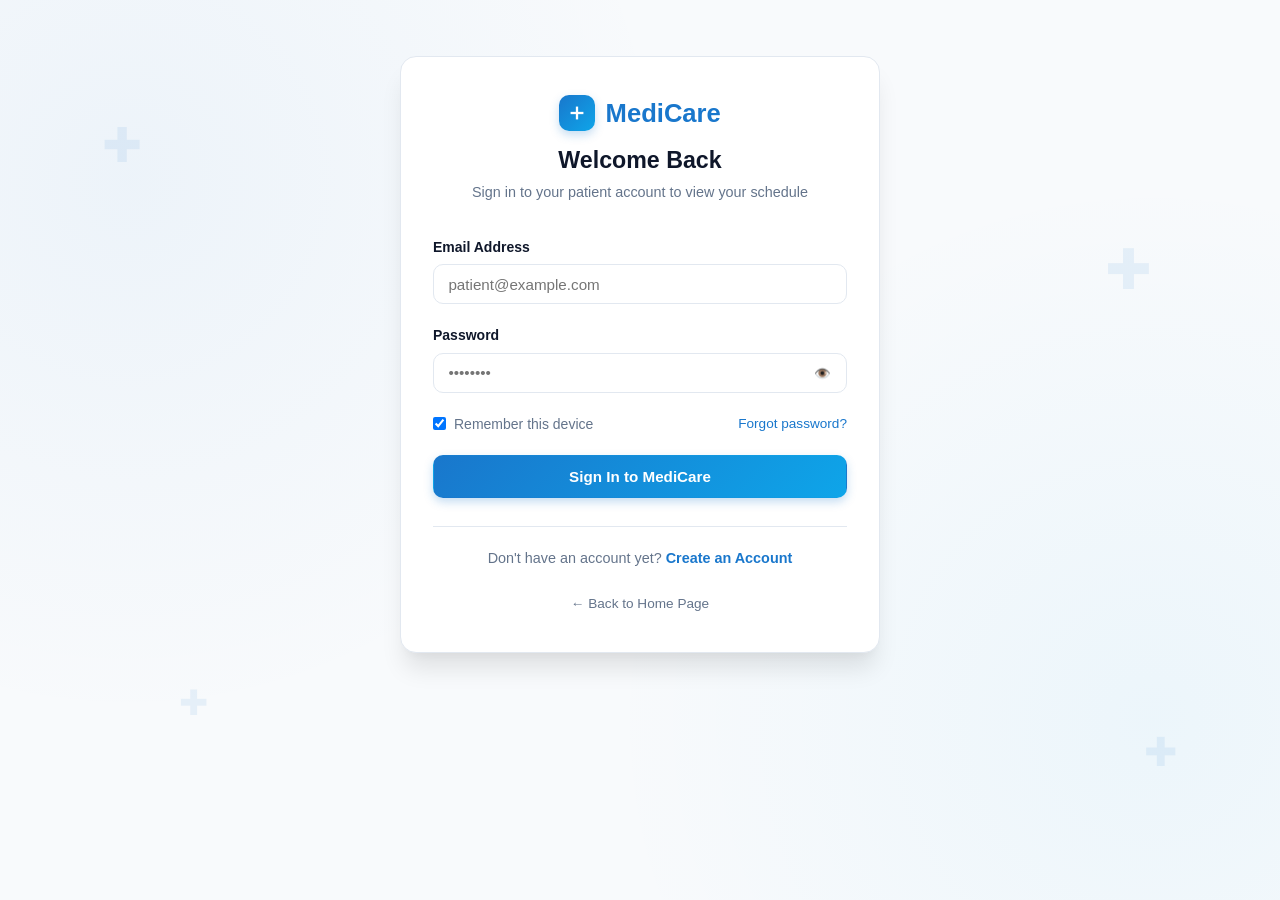
<file: frontend/login.html>
<!DOCTYPE html>
<html lang="en">
<head>
  <meta charset="UTF-8">
  <meta name="viewport" content="width=device-width, initial-scale=1.0">
  <title>Sign In — MediCare</title>
  <link rel="stylesheet" href="css/style.css">
  <link rel="stylesheet" href="css/auth.css">
  <link rel="stylesheet" href="css/responsive.css">
</head>
<body class="auth-page">

  <!-- Background decorative floating elements -->
  <div class="auth-bg-art">
    <div class="auth-cross">✚</div>
    <div class="auth-cross">✚</div>
    <div class="auth-cross">✚</div>
    <div class="auth-cross">✚</div>
  </div>

  <div class="auth-card">
    <div class="auth-header">
      <a href="index.html" class="auth-brand">
        <div class="brand-icon">
          <svg width="22" height="22" viewBox="0 0 24 24" fill="none" stroke="currentColor" stroke-width="2.5">
            <line x1="12" y1="5" x2="12" y2="19"></line>
            <line x1="5" y1="12" x2="19" y2="12"></line>
          </svg>
        </div>
        <span>MediCare</span>
      </a>
      <h2 class="auth-title">Welcome Back</h2>
      <p class="auth-subtitle">Sign in to your patient account to view your schedule</p>
    </div>

    <form id="login-form">
      <div class="form-group">
        <label for="email" class="form-label">Email Address</label>
        <input type="email" id="email" class="form-control" placeholder="patient@example.com" pattern="[a-zA-Z0-9._%+-]+@[a-zA-Z0-9.-]+\.[a-zA-Z]{2,}$" title="Please enter a valid email address (e.g. name@example.com)" required autocomplete="email">
      </div>

      <div class="form-group">
        <label for="password" class="form-label">Password</label>
        <div class="password-input-wrap">
          <input type="password" id="password" class="form-control" placeholder="••••••••" required autocomplete="current-password">
          <button type="button" class="password-toggle-btn" title="Toggle password visibility">👁️</button>
        </div>
      </div>

      <div class="auth-link-row">
        <label style="display: flex; align-items: center; gap: 0.5rem; cursor: pointer; color: var(--text-muted);">
          <input type="checkbox" id="remember-me" checked> Remember this device
        </label>
        <a href="#" style="font-size: 0.85rem;" onclick="API.showToast('Please contact system administrator for credential reset.', 'info'); return false;">Forgot password?</a>
      </div>

      <button type="submit" class="btn btn-primary" style="width: 100%; padding: 0.75rem;">
        Sign In to MediCare
      </button>
    </form>

    <div class="auth-footer">
      Don't have an account yet? <a href="register.html">Create an Account</a>
    </div>

    <div style="text-align: center; margin-top: 1.25rem;">
      <a href="index.html" style="font-size: 0.85rem; color: var(--text-muted);">← Back to Home Page</a>
    </div>
  </div>

  <script src="js/api.js"></script>
  <script src="js/auth.js"></script>
</body>
</html>
</file>
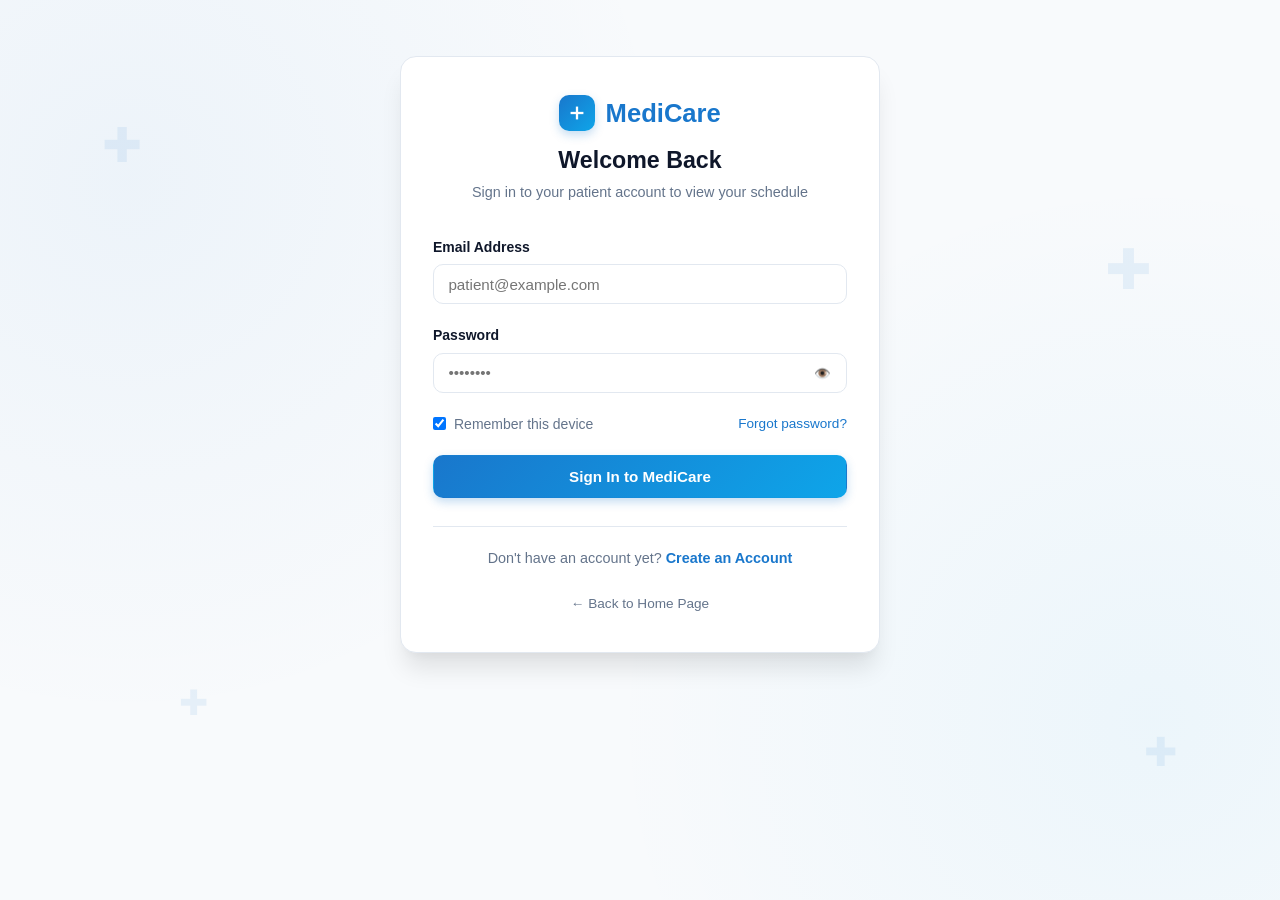
<file: frontend/medicines.html>
<!DOCTYPE html>
<html lang="en">
<head>
  <meta charset="UTF-8">
  <meta name="viewport" content="width=device-width, initial-scale=1.0">
  <title>Medicines — MediCare</title>
  <link rel="stylesheet" href="css/style.css">
  <link rel="stylesheet" href="css/responsive.css">
</head>
<body>

  <div class="sidebar-backdrop"></div>

  <div class="app-container">
    <!-- Sidebar Navigation -->
    <aside class="sidebar">
      <div class="sidebar-header">
        <a href="dashboard.html" class="brand">
          <div class="brand-icon">
            <svg width="22" height="22" viewBox="0 0 24 24" fill="none" stroke="currentColor" stroke-width="2.5">
              <line x1="12" y1="5" x2="12" y2="19"></line>
              <line x1="5" y1="12" x2="19" y2="12"></line>
            </svg>
          </div>
          <span>MediCare</span>
        </a>
      </div>

      <nav class="sidebar-nav">
        <div class="nav-category">Main Menu</div>
        <a href="dashboard.html" class="nav-item">
          <svg viewBox="0 0 24 24" fill="none" stroke="currentColor" stroke-width="2"><rect x="3" y="3" width="7" height="7"></rect><rect x="14" y="3" width="7" height="7"></rect><rect x="14" y="14" width="7" height="7"></rect><rect x="3" y="14" width="7" height="7"></rect></svg>
          <span>Dashboard</span>
        </a>
        <a href="medicines.html" class="nav-item active">
          <svg viewBox="0 0 24 24" fill="none" stroke="currentColor" stroke-width="2"><path d="m10.5 20.5 10-10a4.95 4.95 0 1 0-7-7l-10 10a4.95 4.95 0 1 0 7 7Z"></path><path d="m8.5 8.5 7 7"></path></svg>
          <span>Medicines</span>
        </a>
        <a href="schedule.html" class="nav-item">
          <svg viewBox="0 0 24 24" fill="none" stroke="currentColor" stroke-width="2"><circle cx="12" cy="12" r="10"></circle><polyline points="12 6 12 12 16 14"></polyline></svg>
          <span>Schedule</span>
        </a>
        <a href="prescriptions.html" class="nav-item">
          <svg viewBox="0 0 24 24" fill="none" stroke="currentColor" stroke-width="2"><path d="M14 2H6a2 2 0 0 0-2 2v16a2 2 0 0 0 2 2h12a2 2 0 0 0 2-2V8z"></path><polyline points="14 2 14 8 20 8"></polyline><line x1="16" y1="13" x2="8" y2="13"></line><line x1="16" y1="17" x2="8" y2="17"></line></svg>
          <span>Prescriptions</span>
        </a>
        <a href="appointments.html" class="nav-item">
          <svg viewBox="0 0 24 24" fill="none" stroke="currentColor" stroke-width="2"><rect x="3" y="4" width="18" height="18" rx="2" ry="2"></rect><line x1="16" y1="2" x2="16" y2="6"></line><line x1="8" y1="2" x2="8" y2="6"></line><line x1="3" y1="10" x2="21" y2="10"></line></svg>
          <span>Appointments</span>
        </a>
        <a href="reports.html" class="nav-item">
          <svg viewBox="0 0 24 24" fill="none" stroke="currentColor" stroke-width="2"><line x1="18" y1="20" x2="18" y2="10"></line><line x1="12" y1="20" x2="12" y2="4"></line><line x1="6" y1="20" x2="6" y2="14"></line></svg>
          <span>Health Reports</span>
        </a>

        <div class="nav-category" style="margin-top: 1rem;">Account</div>
        <a href="profile.html" class="nav-item">
          <svg viewBox="0 0 24 24" fill="none" stroke="currentColor" stroke-width="2"><path d="M20 21v-2a4 4 0 0 0-4-4H8a4 4 0 0 0-4 4v2"></path><circle cx="12" cy="7" r="4"></circle></svg>
          <span>Profile & Security</span>
        </a>
      </nav>

      <div class="sidebar-footer">
        <div class="user-mini">
          <div class="user-avatar">PT</div>
          <div class="user-info-text">
            <div class="user-info-name">Patient</div>
            <div class="user-info-role">Patient Portal</div>
          </div>
        </div>
        <button class="logout-btn" title="Sign Out" style="background:none; border:none; cursor:pointer; color:var(--text-muted); font-size: 1.1rem;">
          🚪
        </button>
      </div>
    </aside>

    <!-- Main Content -->
    <div class="main-wrapper">
      <header class="topbar">
        <div style="display: flex; align-items: center; gap: 1rem;">
          <button class="mobile-menu-btn">☰</button>
          <h2 class="topbar-title">Medicine Management</h2>
        </div>

        <div class="topbar-actions">
          <button class="theme-toggle-btn" title="Toggle Light/Dark Theme">🌙</button>
          <button class="btn btn-primary btn-sm" id="open-add-medicine-btn">+ Add Medication</button>
        </div>
      </header>

      <main class="main-content">
        <!-- Search and Filter Bar -->
        <div class="card" style="margin-bottom: 1.5rem; padding: 1rem 1.5rem;">
          <div style="display: flex; gap: 1rem; align-items: center; flex-wrap: wrap;">
            <div style="flex: 2; min-width: 220px;">
              <input type="text" id="search-input" class="form-control" placeholder="🔍 Search medicines by name or doctor...">
            </div>
            <div style="flex: 1; min-width: 150px;">
              <select id="form-filter" class="form-select">
                <option value="ALL">All Forms</option>
                <option value="TABLET">Tablets</option>
                <option value="CAPSULE">Capsules</option>
                <option value="LIQUID">Liquid / Syrup</option>
                <option value="INJECTION">Injection</option>
                <option value="INHALER">Inhaler</option>
                <option value="DROPS">Drops</option>
                <option value="OTHER">Other</option>
              </select>
            </div>
            <div style="flex: 1; min-width: 150px;">
              <select id="status-filter" class="form-select">
                <option value="ALL">All Status</option>
                <option value="ACTIVE" selected>Active Only</option>
                <option value="COMPLETED">Completed</option>
              </select>
            </div>
          </div>
        </div>

        <!-- Medicines Table Card -->
        <div class="card" style="padding: 0; overflow: hidden;">
          <div class="table-responsive">
            <table class="table">
              <thead>
                <tr>
                  <th>Medication</th>
                  <th>Frequency & Meal</th>
                  <th>Duration</th>
                  <th>Inventory Stock</th>
                  <th>Status</th>
                  <th>Actions</th>
                </tr>
              </thead>
              <tbody id="medicines-table-body">
                <tr>
                  <td colspan="6" style="text-align: center; padding: 2rem;">
                    <span class="spinner spinner-primary"></span> Loading medicines...
                  </td>
                </tr>
              </tbody>
            </table>
          </div>

          <!-- Empty State -->
          <div class="empty-state" id="medicines-empty-state" style="display: none;">
            <div class="empty-state-icon">💊</div>
            <h3 class="empty-state-title">No Medications Found</h3>
            <p class="empty-state-text">You haven't added any medicines yet or no records match your filter criteria.</p>
            <button class="btn btn-primary" onclick="document.getElementById('open-add-medicine-btn').click()">+ Add First Medicine</button>
          </div>
        </div>

        <!-- Medication Safety & Educational Reference Section -->
        <div class="card" style="margin-top: 2rem;">
          <div class="card-header" style="cursor: pointer;" id="toggle-safety-guide">
            <div style="display: flex; align-items: center; gap: 0.75rem;">
              <div style="font-size: 1.5rem;">🛡️</div>
              <div>
                <h3 class="card-title">Medication Safety & Educational Reference Guide</h3>
                <p style="font-size: 0.85rem; color: var(--text-muted); margin: 0;">Essential patient safety rules, drug-food interactions, and verified medication facts.</p>
              </div>
            </div>
            <button class="btn btn-outline btn-sm" id="safety-guide-toggle-btn">Expand Guide ▾</button>
          </div>

          <div id="safety-guide-content" style="display: none; padding-top: 1rem; border-top: 1px solid var(--border); margin-top: 1rem;">
            <!-- Official Clinical Safety Rules -->
            <div style="display: grid; grid-template-columns: repeat(auto-fit, minmax(260px, 1fr)); gap: 1rem; margin-bottom: 1.5rem;">
              <div style="background: var(--bg-card-subtle); padding: 1rem; border-radius: var(--radius-md); border-left: 4px solid var(--primary);">
                <strong style="color: var(--primary);">1. Prescribed Dosage Only</strong>
                <p style="font-size: 0.85rem; color: var(--text-muted); margin-top: 0.25rem;">
                  Never increase, reduce, or stop a dosage without consulting your physician. Dosing is tailored to your weight, renal function, and clinical status.
                </p>
              </div>
              <div style="background: var(--bg-card-subtle); padding: 1rem; border-radius: var(--radius-md); border-left: 4px solid var(--warning);">
                <strong style="color: var(--warning);">2. Never Double Dose</strong>
                <p style="font-size: 0.85rem; color: var(--text-muted); margin-top: 0.25rem;">
                  If you miss a dose, take it as soon as remembered unless it is almost time for your next scheduled dose. Never take two doses together.
                </p>
              </div>
              <div style="background: var(--bg-card-subtle); padding: 1rem; border-radius: var(--radius-md); border-left: 4px solid var(--success);">
                <strong style="color: var(--success);">3. Meal Timing Adherence</strong>
                <p style="font-size: 0.85rem; color: var(--text-muted); margin-top: 0.25rem;">
                  "Before Food" protects absorption rate (e.g. Levothyroxine); "With / After Food" shields your gastric lining against irritation (e.g. NSAIDs, Metformin).
                </p>
              </div>
              <div style="background: var(--bg-card-subtle); padding: 1rem; border-radius: var(--radius-md); border-left: 4px solid var(--danger);">
                <strong style="color: var(--danger);">4. Complete Antimicrobial Regimens</strong>
                <p style="font-size: 0.85rem; color: var(--text-muted); margin-top: 0.25rem;">
                  Always complete your full prescribed course of antibiotics even if feeling better, to prevent bacterial resistance and recurrence.
                </p>
              </div>
            </div>

            <!-- Common Drug & Food Interactions -->
            <div style="margin-bottom: 1.5rem;">
              <h4 style="margin-bottom: 0.75rem;">⚠️ Critical Interaction Alerts to Know</h4>
              <div class="table-responsive">
                <table class="table" style="font-size: 0.875rem;">
                  <thead>
                    <tr>
                      <th>Medication Class</th>
                      <th>Avoid Combining With</th>
                      <th>Potential Clinical Risk</th>
                    </tr>
                  </thead>
                  <tbody>
                    <tr>
                      <td><strong>NSAIDs</strong> (e.g. Ibuprofen, Naproxen)</td>
                      <td>Blood thinners (Warfarin, Aspirin), Oral Steroids</td>
                      <td>Severe gastrointestinal bleeding and kidney impairment.</td>
                    </tr>
                    <tr>
                      <td><strong>Statins</strong> (e.g. Atorvastatin, Simvastatin)</td>
                      <td>Grapefruit and Grapefruit juice</td>
                      <td>Inhibits CYP3A4 enzyme, leading to toxic drug buildup and muscle breakdown (rhabdomyolysis).</td>
                    </tr>
                    <tr>
                      <td><strong>ACE Inhibitors</strong> (e.g. Lisinopril, Enalapril)</td>
                      <td>Potassium supplements, Salt substitutes</td>
                      <td>High risk of hyperkalemia (dangerous cardiac arrhythmias).</td>
                    </tr>
                    <tr>
                      <td><strong>Antibiotics & Sedatives</strong></td>
                      <td>Alcoholic beverages</td>
                      <td>Excessive CNS depression, liver toxicity, or severe disulfiram-like nausea reactions.</td>
                    </tr>
                  </tbody>
                </table>
              </div>
            </div>

            <!-- Interactive Quick Drug Lookup Tool -->
            <div style="background: var(--bg-card-subtle); padding: 1.25rem; border-radius: var(--radius-md); margin-bottom: 1rem;">
              <h4 style="margin-bottom: 0.5rem;">🔍 Quick Medication Information Lookup</h4>
              <p style="font-size: 0.85rem; color: var(--text-muted); margin-bottom: 0.75rem;">
                Select a common medicine below to view vetted guidelines, common side effects, and precautions:
              </p>
              <div style="display: flex; gap: 0.5rem; flex-wrap: wrap; margin-bottom: 0.75rem;">
                <button type="button" class="btn btn-secondary btn-sm quick-drug-btn" data-drug="Amoxicillin">Amoxicillin</button>
                <button type="button" class="btn btn-secondary btn-sm quick-drug-btn" data-drug="Metformin">Metformin</button>
                <button type="button" class="btn btn-secondary btn-sm quick-drug-btn" data-drug="Atorvastatin">Atorvastatin</button>
                <button type="button" class="btn btn-secondary btn-sm quick-drug-btn" data-drug="Lisinopril">Lisinopril</button>
                <button type="button" class="btn btn-secondary btn-sm quick-drug-btn" data-drug="Omeprazole">Omeprazole</button>
                <button type="button" class="btn btn-secondary btn-sm quick-drug-btn" data-drug="Paracetamol">Paracetamol</button>
              </div>
              <div id="drug-info-display" style="background: var(--bg-card); padding: 1rem; border-radius: var(--radius-sm); border: 1px solid var(--border); display: none;">
                <h4 id="drug-info-title" style="color: var(--primary); margin-bottom: 0.25rem;">Medicine Name</h4>
                <div id="drug-info-class" style="font-size: 0.8rem; color: var(--text-muted); margin-bottom: 0.5rem;">Therapeutic Category</div>
                <p id="drug-info-indication" style="font-size: 0.875rem; margin-bottom: 0.5rem;"></p>
                <div style="font-size: 0.85rem; line-height: 1.6;">
                  <div><strong>Standard Administration:</strong> <span id="drug-info-timing"></span></div>
                  <div><strong>Common Side Effects:</strong> <span id="drug-info-effects"></span></div>
                  <div><strong>Clinical Precautions:</strong> <span id="drug-info-precautions"></span></div>
                </div>
              </div>
            </div>

            <!-- Medical Disclaimer Banner -->
            <div style="background: rgba(25, 119, 204, 0.08); border-left: 4px solid var(--primary); padding: 0.85rem 1rem; border-radius: var(--radius-sm); font-size: 0.8rem; color: var(--text-muted); line-height: 1.4;">
              <strong>Medical Disclaimer:</strong> The drug reference information displayed is curated for general health education and patient awareness. It does not constitute medical advice or professional prescription. Always verify interactions and administration details with your prescribing physician or licensed pharmacist. MediCare does not automatically diagnose or independently modify dosages.
            </div>
          </div>
        </div>
      </main>
    </div>
  </div>

  <!-- Add / Edit Medicine Modal -->
  <div class="modal-overlay" id="medicine-modal">
    <div class="modal-container">
      <div class="modal-header">
        <h3 class="modal-title" id="medicine-modal-title">Add New Medication</h3>
        <button class="modal-close">&times;</button>
      </div>
      <form id="medicine-form">
        <div class="modal-body">
          <div style="display: grid; grid-template-columns: 2fr 1fr; gap: 1rem;">
            <div class="form-group">
              <label for="med-name" class="form-label">Medicine Name *</label>
              <input type="text" id="med-name" class="form-control" placeholder="e.g. Amoxicillin, Metformin" required>
            </div>
            <div class="form-group">
              <label for="med-form" class="form-label">Form *</label>
              <select id="med-form" class="form-select" required>
                <option value="TABLET" selected>Tablet</option>
                <option value="CAPSULE">Capsule</option>
                <option value="LIQUID">Liquid / Syrup</option>
                <option value="INJECTION">Injection</option>
                <option value="INHALER">Inhaler</option>
                <option value="DROPS">Drops</option>
                <option value="OTHER">Other</option>
              </select>
            </div>
          </div>

          <div style="display: grid; grid-template-columns: 1fr 1fr; gap: 1rem;">
            <div class="form-group">
              <label for="med-dosage" class="form-label">Dosage Quantity *</label>
              <input type="text" id="med-dosage" class="form-control" placeholder="e.g. 500, 1 tablet" required>
            </div>
            <div class="form-group">
              <label for="med-unit" class="form-label">Unit</label>
              <select id="med-unit" class="form-select">
                <option value="mg" selected>mg (milligrams)</option>
                <option value="ml">ml (milliliters)</option>
                <option value="tablets">tablets</option>
                <option value="capsules">capsules</option>
                <option value="drops">drops</option>
                <option value="puffs">puffs</option>
              </select>
            </div>
          </div>

          <div style="display: grid; grid-template-columns: 1fr 1fr; gap: 1rem;">
            <div class="form-group">
              <label for="med-timing" class="form-label">Meal Timing</label>
              <select id="med-timing" class="form-select">
                <option value="AFTER_FOOD" selected>After Food</option>
                <option value="BEFORE_FOOD">Before Food</option>
                <option value="WITH_FOOD">With Food / Meal</option>
                <option value="ANYTIME">Anytime (Irrespective of Food)</option>
              </select>
            </div>
            <div class="form-group">
              <label for="med-frequency" class="form-label">Frequency</label>
              <select id="med-frequency" class="form-select">
                <option value="DAILY" selected>Daily (Every Day)</option>
                <option value="TWICE_DAILY">Twice Daily</option>
                <option value="THRICE_DAILY">Three Times Daily</option>
                <option value="WEEKLY">Weekly</option>
                <option value="AS_NEEDED">As Needed (PRN)</option>
              </select>
            </div>
          </div>

          <div style="display: grid; grid-template-columns: 1fr 1fr; gap: 1rem;">
            <div class="form-group">
              <label for="med-start-date" class="form-label">Treatment Start Date *</label>
              <input type="date" id="med-start-date" class="form-control" required>
            </div>
            <div class="form-group">
              <label for="med-end-date" class="form-label">End Date (Optional)</label>
              <input type="date" id="med-end-date" class="form-control" placeholder="Leave empty if ongoing">
            </div>
          </div>

          <div style="display: grid; grid-template-columns: 1fr 1fr 1fr; gap: 1rem;">
            <div class="form-group">
              <label for="med-stock" class="form-label">Current Stock</label>
              <input type="number" id="med-stock" class="form-control" value="30" min="0">
            </div>
            <div class="form-group">
              <label for="med-quantity-dose" class="form-label">Units / Dose</label>
              <input type="number" id="med-quantity-dose" class="form-control" value="1" min="1">
            </div>
            <div class="form-group">
              <label for="med-threshold" class="form-label">Low Stock Alert</label>
              <input type="number" id="med-threshold" class="form-control" value="5" min="0">
            </div>
          </div>

          <div style="display: grid; grid-template-columns: 2fr 1fr; gap: 1rem;">
            <div class="form-group">
              <label for="med-doctor" class="form-label">Prescribing Doctor</label>
              <input type="text" id="med-doctor" class="form-control" placeholder="e.g. Dr. Sarah Jenkins">
            </div>
            <div class="form-group">
              <label for="med-color" class="form-label">Color Tag</label>
              <input type="color" id="med-color" class="form-control" value="#1977cc" style="height: 42px; padding: 2px;">
            </div>
          </div>

          <div class="form-group">
            <label for="med-instructions" class="form-label">Prescribed Instructions</label>
            <input type="text" id="med-instructions" class="form-control" placeholder="e.g., Take with a full glass of water. Avoid dairy products.">
          </div>

          <div class="form-group">
            <label for="med-notes" class="form-label">Personal Notes</label>
            <textarea id="med-notes" class="form-control" rows="2" placeholder="Any personal observations, side effects or instructions..."></textarea>
          </div>
        </div>
        <div class="modal-footer">
          <button type="button" class="btn btn-secondary modal-cancel">Cancel</button>
          <button type="submit" class="btn btn-primary">Save Medication</button>
        </div>
      </form>
    </div>
  </div>

  <!-- Refill Stock Modal -->
  <div class="modal-overlay" id="refill-modal">
    <div class="modal-container" style="max-width: 440px;">
      <div class="modal-header">
        <h3 class="modal-title">📦 Refill Pill Stock</h3>
        <button class="modal-close">&times;</button>
      </div>
      <form id="refill-form">
        <div class="modal-body">
          <div style="margin-bottom: 1rem;">
            <div style="font-size: 0.85rem; color: var(--text-muted);">Medication:</div>
            <div style="font-size: 1.15rem; font-weight: 700;" id="refill-med-name">Medicine Name</div>
            <div style="font-size: 0.85rem; color: var(--text-muted); margin-top: 0.25rem;">
              Current Stock: <strong id="refill-current-stock">0 units</strong>
            </div>
          </div>

          <div class="form-group">
            <label for="refill-quantity" class="form-label">Quantity to Add *</label>
            <input type="number" id="refill-quantity" class="form-control" value="30" min="1" required>
          </div>

          <div class="form-group">
            <label for="refill-notes" class="form-label">Pharmacy / Refill Notes</label>
            <input type="text" id="refill-notes" class="form-control" placeholder="e.g. Walgreens Rx #89341">
          </div>
        </div>
        <div class="modal-footer">
          <button type="button" class="btn btn-secondary modal-cancel">Cancel</button>
          <button type="submit" class="btn btn-success">+ Confirm Refill</button>
        </div>
      </form>
    </div>
  </div>

  <script src="js/api.js"></script>
  <script src="js/auth.js"></script>
  <script src="js/medicines.js"></script>
</body>
</html>
</file>
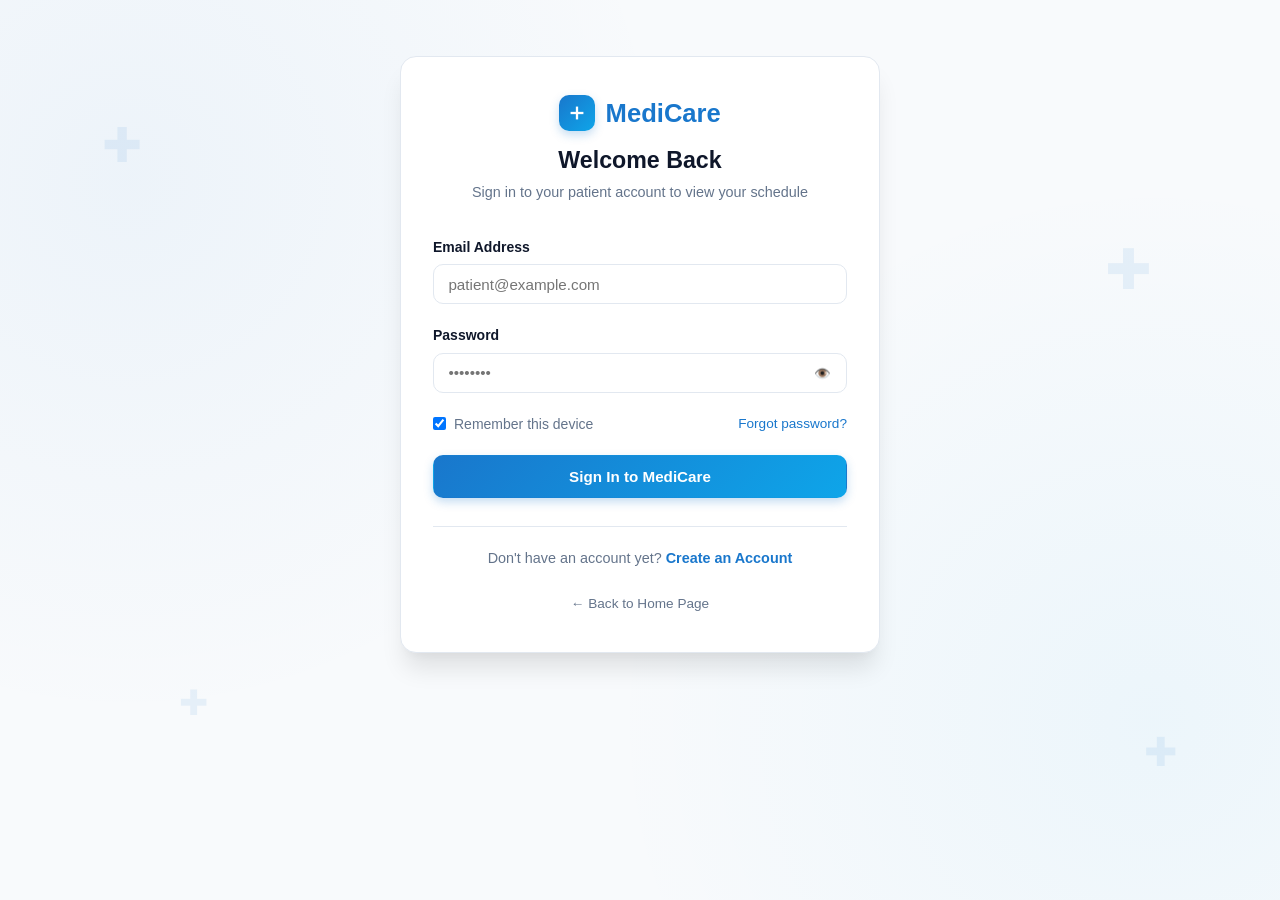
<file: frontend/prescriptions.html>
<!DOCTYPE html>
<html lang="en">
<head>
  <meta charset="UTF-8">
  <meta name="viewport" content="width=device-width, initial-scale=1.0">
  <title>Doctor Prescriptions — MediCare</title>
  <link rel="stylesheet" href="css/style.css">
  <link rel="stylesheet" href="css/responsive.css">
</head>
<body>

  <div class="sidebar-backdrop"></div>

  <div class="app-container">
    <aside class="sidebar">
      <div class="sidebar-header">
        <a href="dashboard.html" class="brand">
          <div class="brand-icon">
            <svg width="22" height="22" viewBox="0 0 24 24" fill="none" stroke="currentColor" stroke-width="2.5">
              <line x1="12" y1="5" x2="12" y2="19"></line>
              <line x1="5" y1="12" x2="19" y2="12"></line>
            </svg>
          </div>
          <span>MediCare</span>
        </a>
      </div>

      <nav class="sidebar-nav">
        <div class="nav-category">Main Menu</div>
        <a href="dashboard.html" class="nav-item">
          <svg viewBox="0 0 24 24" fill="none" stroke="currentColor" stroke-width="2"><rect x="3" y="3" width="7" height="7"></rect><rect x="14" y="3" width="7" height="7"></rect><rect x="14" y="14" width="7" height="7"></rect><rect x="3" y="14" width="7" height="7"></rect></svg>
          <span>Dashboard</span>
        </a>
        <a href="medicines.html" class="nav-item">
          <svg viewBox="0 0 24 24" fill="none" stroke="currentColor" stroke-width="2"><path d="m10.5 20.5 10-10a4.95 4.95 0 1 0-7-7l-10 10a4.95 4.95 0 1 0 7 7Z"></path><path d="m8.5 8.5 7 7"></path></svg>
          <span>Medicines</span>
        </a>
        <a href="schedule.html" class="nav-item">
          <svg viewBox="0 0 24 24" fill="none" stroke="currentColor" stroke-width="2"><circle cx="12" cy="12" r="10"></circle><polyline points="12 6 12 12 16 14"></polyline></svg>
          <span>Schedule</span>
        </a>
        <a href="prescriptions.html" class="nav-item active">
          <svg viewBox="0 0 24 24" fill="none" stroke="currentColor" stroke-width="2"><path d="M14 2H6a2 2 0 0 0-2 2v16a2 2 0 0 0 2 2h12a2 2 0 0 0 2-2V8z"></path><polyline points="14 2 14 8 20 8"></polyline><line x1="16" y1="13" x2="8" y2="13"></line><line x1="16" y1="17" x2="8" y2="17"></line></svg>
          <span>Prescriptions</span>
        </a>
        <a href="appointments.html" class="nav-item">
          <svg viewBox="0 0 24 24" fill="none" stroke="currentColor" stroke-width="2"><rect x="3" y="4" width="18" height="18" rx="2" ry="2"></rect><line x1="16" y1="2" x2="16" y2="6"></line><line x1="8" y1="2" x2="8" y2="6"></line><line x1="3" y1="10" x2="21" y2="10"></line></svg>
          <span>Appointments</span>
        </a>
        <a href="reports.html" class="nav-item">
          <svg viewBox="0 0 24 24" fill="none" stroke="currentColor" stroke-width="2"><line x1="18" y1="20" x2="18" y2="10"></line><line x1="12" y1="20" x2="12" y2="4"></line><line x1="6" y1="20" x2="6" y2="14"></line></svg>
          <span>Health Reports</span>
        </a>

        <div class="nav-category" style="margin-top: 1rem;">Account</div>
        <a href="profile.html" class="nav-item">
          <svg viewBox="0 0 24 24" fill="none" stroke="currentColor" stroke-width="2"><path d="M20 21v-2a4 4 0 0 0-4-4H8a4 4 0 0 0-4 4v2"></path><circle cx="12" cy="7" r="4"></circle></svg>
          <span>Profile & Security</span>
        </a>
      </nav>

      <div class="sidebar-footer">
        <div class="user-mini">
          <div class="user-avatar">PT</div>
          <div class="user-info-text">
            <div class="user-info-name">Patient</div>
            <div class="user-info-role">Patient Portal</div>
          </div>
        </div>
        <button class="logout-btn" title="Sign Out" style="background:none; border:none; cursor:pointer; color:var(--text-muted); font-size: 1.1rem;">
          🚪
        </button>
      </div>
    </aside>

    <div class="main-wrapper">
      <header class="topbar">
        <div style="display: flex; align-items: center; gap: 1rem;">
          <button class="mobile-menu-btn">☰</button>
          <h2 class="topbar-title">Prescription Records</h2>
        </div>

        <div class="topbar-actions">
          <button class="theme-toggle-btn" title="Toggle Light/Dark Theme">🌙</button>
          <button class="btn btn-outline btn-sm" id="open-camera-modal-btn">📸 Capture Prescription</button>
          <button class="btn btn-primary btn-sm" id="open-upload-modal-btn">📁 Upload File</button>
        </div>
      </header>

      <main class="main-content">
        <!-- Security Info Banner -->
        <div class="card" style="margin-bottom: 2rem; background-color: var(--teal-light); border-color: rgba(14, 165, 233, 0.2);">
          <div style="display: flex; align-items: center; gap: 1rem;">
            <div style="font-size: 1.75rem;">🔒</div>
            <div>
              <h4 style="margin-bottom: 0.2rem; color: var(--text-main);">HIPAA-Compliant Private File Storage</h4>
              <p style="font-size: 0.875rem; color: var(--text-muted);">
                Prescriptions uploaded or photographed are stored in encrypted private storage on the server with sanitized filenames. They are only accessible to your authenticated patient session.
              </p>
            </div>
          </div>
        </div>

        <!-- Prescriptions Grid -->
        <div id="prescriptions-grid" style="display: grid; grid-template-columns: repeat(auto-fill, minmax(320px, 1fr)); gap: 1.5rem;">
          <div style="text-align: center; padding: 2rem 0; grid-column: 1 / -1;"><span class="spinner spinner-primary"></span> Loading prescriptions...</div>
        </div>

        <!-- Empty State -->
        <div class="empty-state" id="prescriptions-empty-state" style="display: none;">
          <div class="empty-state-icon">📄</div>
          <h3 class="empty-state-title">No Prescriptions Uploaded</h3>
          <p class="empty-state-text">You haven't added any prescription documents yet. You can upload a PDF or image, or capture one directly using your camera.</p>
          <div style="display: flex; justify-content: center; gap: 0.75rem;">
            <button class="btn btn-outline" onclick="document.getElementById('open-camera-modal-btn').click()">📸 Capture with Camera</button>
            <button class="btn btn-primary" onclick="document.getElementById('open-upload-modal-btn').click()">📁 Select File</button>
          </div>
        </div>
      </main>
    </div>
  </div>

  <!-- Upload Prescription Modal -->
  <div class="modal-overlay" id="upload-prescription-modal">
    <div class="modal-container">
      <div class="modal-header">
        <h3 class="modal-title">📁 Upload Medical Prescription</h3>
        <button class="modal-close">&times;</button>
      </div>
      <form id="prescription-upload-form">
        <div class="modal-body">
          <div class="form-group">
            <label for="presc-title" class="form-label">Prescription Title *</label>
            <input type="text" id="presc-title" class="form-control" placeholder="e.g. Cardiology Prescription — Spring 2026" required>
          </div>

          <div style="display: grid; grid-template-columns: 1fr 1fr; gap: 1rem;">
            <div class="form-group">
              <label for="presc-doctor" class="form-label">Prescribing Doctor</label>
              <input type="text" id="presc-doctor" class="form-control" placeholder="e.g. Dr. Sarah Jenkins">
            </div>
            <div class="form-group">
              <label for="presc-date" class="form-label">Prescription Date *</label>
              <input type="date" id="presc-date" class="form-control" required>
            </div>
          </div>

          <div class="form-group">
            <label for="prescription-file-input" class="form-label">Select Prescription File (PDF, JPG, PNG - Max 15MB)</label>
            <input type="file" id="prescription-file-input" class="form-control" accept=".pdf, .jpg, .jpeg, .png">
            <div id="file-preview-container" style="display: none;"></div>
          </div>

          <div class="form-group">
            <label for="presc-notes" class="form-label">Notes & Diagnosis Details</label>
            <textarea id="presc-notes" class="form-control" rows="3" placeholder="Enter any specific doctor instructions or prescription details..."></textarea>
          </div>
        </div>
        <div class="modal-footer">
          <button type="button" class="btn btn-secondary modal-cancel">Cancel</button>
          <button type="submit" class="btn btn-primary">Upload Prescription</button>
        </div>
      </form>
    </div>
  </div>

  <!-- Live Camera Capture Modal -->
  <div class="modal-overlay" id="camera-modal">
    <div class="modal-container" style="max-width: 560px;">
      <div class="modal-header">
        <h3 class="modal-title">📸 Capture Prescription Photo</h3>
        <button class="modal-close">&times;</button>
      </div>
      <div class="modal-body" style="text-align: center;">
        <div id="camera-error" style="display: none; color: var(--danger); background: var(--danger-light); padding: 0.75rem; border-radius: var(--radius-sm); margin-bottom: 1rem; font-size: 0.85rem;"></div>

        <div style="position: relative; background: #000; border-radius: var(--radius-md); overflow: hidden; min-height: 280px; display: flex; align-items: center; justify-content: center;">
          <video id="camera-video" autoplay playsinline style="width: 100%; max-height: 380px; object-fit: contain;"></video>
          <img id="camera-captured-preview" alt="Snapshot Preview" style="display: none; width: 100%; max-height: 380px; object-fit: contain;">
          <canvas id="camera-canvas" style="display: none;"></canvas>
        </div>

        <p style="font-size: 0.85rem; color: var(--text-muted); margin-top: 0.75rem;">
          Hold the prescription flat under good lighting and align it within the frame.
        </p>
      </div>
      <div class="modal-footer" style="justify-content: space-between;">
        <button type="button" class="btn btn-secondary modal-cancel">Close</button>
        <div style="display: flex; gap: 0.5rem;">
          <button type="button" class="btn btn-primary" id="camera-snap-btn">📸 Take Snapshot</button>
          <button type="button" class="btn btn-secondary" id="camera-retake-btn" style="display: none;">🔄 Retake</button>
          <button type="button" class="btn btn-success" id="camera-use-btn" style="display: none;">✓ Use Photo</button>
        </div>
      </div>
    </div>
  </div>

  <!-- Document Viewer Modal -->
  <div class="modal-overlay" id="view-prescription-modal">
    <div class="modal-container" style="max-width: 800px; max-height: 90vh; display: flex; flex-direction: column;">
      <div class="modal-header">
        <h3 class="modal-title" id="view-modal-title">📄 Prescription Document</h3>
        <button class="modal-close">&times;</button>
      </div>
      <div class="modal-body" id="view-modal-body" style="flex: 1; overflow-y: auto; text-align: center; min-height: 380px; padding: 1.5rem;">
        <div style="text-align: center; padding: 3rem;"><span class="spinner spinner-primary"></span> Loading document...</div>
      </div>
      <div class="modal-footer" style="justify-content: space-between;">
        <button type="button" class="btn btn-secondary modal-cancel">Close</button>
        <a id="view-modal-download-btn" class="btn btn-primary" download target="_blank">📥 Download Document</a>
      </div>
    </div>
  </div>

  <script src="js/api.js"></script>
  <script src="js/auth.js"></script>
  <script src="js/prescriptions.js"></script>
</body>
</html>
</file>
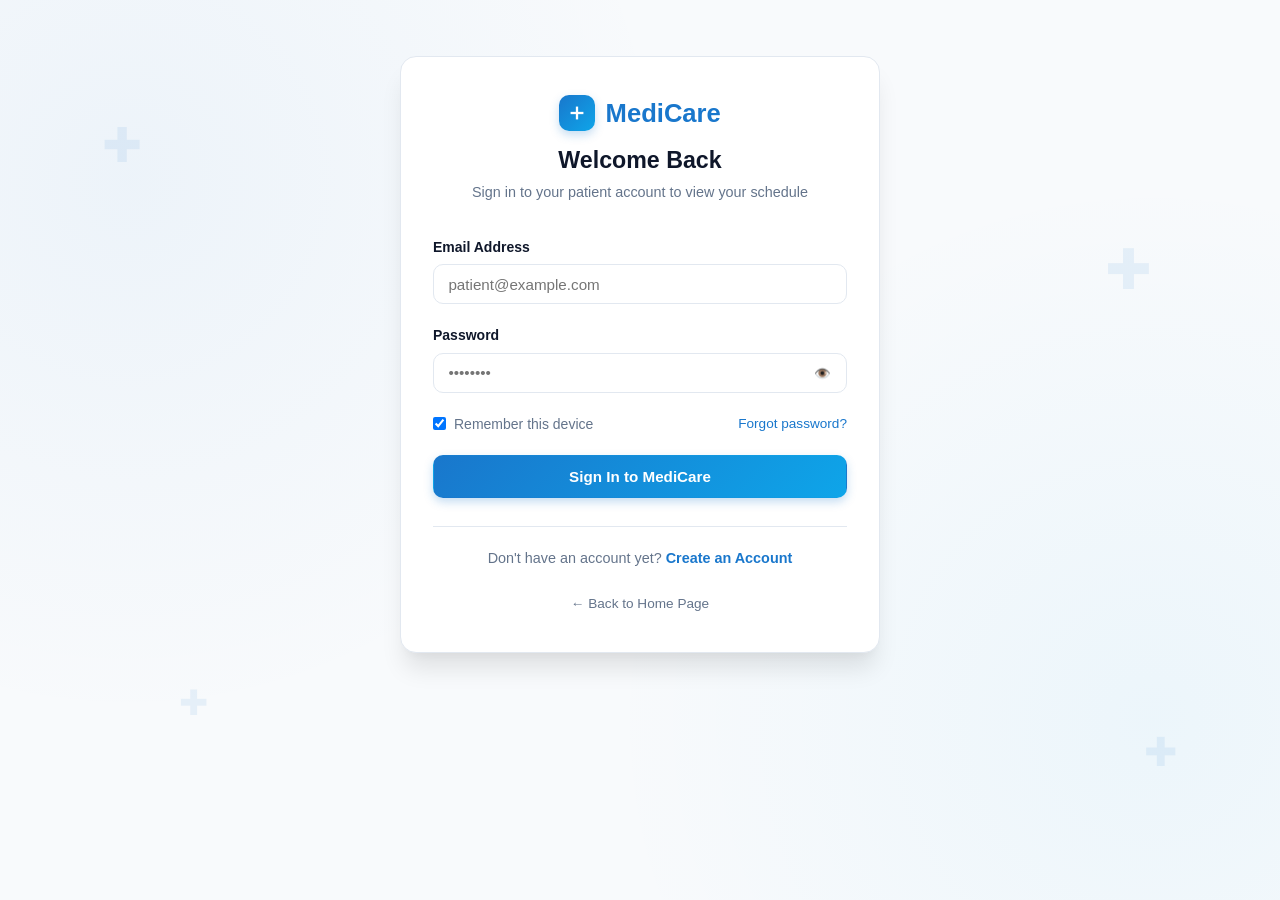
<file: frontend/profile.html>
<!DOCTYPE html>
<html lang="en">
<head>
  <meta charset="UTF-8">
  <meta name="viewport" content="width=device-width, initial-scale=1.0">
  <title>User Profile & Security — MediCare</title>
  <link rel="stylesheet" href="css/style.css">
  <link rel="stylesheet" href="css/responsive.css">
</head>
<body>

  <div class="sidebar-backdrop"></div>

  <div class="app-container">
    <aside class="sidebar">
      <div class="sidebar-header">
        <a href="dashboard.html" class="brand">
          <div class="brand-icon">
            <svg width="22" height="22" viewBox="0 0 24 24" fill="none" stroke="currentColor" stroke-width="2.5">
              <line x1="12" y1="5" x2="12" y2="19"></line>
              <line x1="5" y1="12" x2="19" y2="12"></line>
            </svg>
          </div>
          <span>MediCare</span>
        </a>
      </div>

      <nav class="sidebar-nav">
        <div class="nav-category">Main Menu</div>
        <a href="dashboard.html" class="nav-item">
          <svg viewBox="0 0 24 24" fill="none" stroke="currentColor" stroke-width="2"><rect x="3" y="3" width="7" height="7"></rect><rect x="14" y="3" width="7" height="7"></rect><rect x="14" y="14" width="7" height="7"></rect><rect x="3" y="14" width="7" height="7"></rect></svg>
          <span>Dashboard</span>
        </a>
        <a href="medicines.html" class="nav-item">
          <svg viewBox="0 0 24 24" fill="none" stroke="currentColor" stroke-width="2"><path d="m10.5 20.5 10-10a4.95 4.95 0 1 0-7-7l-10 10a4.95 4.95 0 1 0 7 7Z"></path><path d="m8.5 8.5 7 7"></path></svg>
          <span>Medicines</span>
        </a>
        <a href="schedule.html" class="nav-item">
          <svg viewBox="0 0 24 24" fill="none" stroke="currentColor" stroke-width="2"><circle cx="12" cy="12" r="10"></circle><polyline points="12 6 12 12 16 14"></polyline></svg>
          <span>Schedule</span>
        </a>
        <a href="prescriptions.html" class="nav-item">
          <svg viewBox="0 0 24 24" fill="none" stroke="currentColor" stroke-width="2"><path d="M14 2H6a2 2 0 0 0-2 2v16a2 2 0 0 0 2 2h12a2 2 0 0 0 2-2V8z"></path><polyline points="14 2 14 8 20 8"></polyline><line x1="16" y1="13" x2="8" y2="13"></line><line x1="16" y1="17" x2="8" y2="17"></line></svg>
          <span>Prescriptions</span>
        </a>
        <a href="appointments.html" class="nav-item">
          <svg viewBox="0 0 24 24" fill="none" stroke="currentColor" stroke-width="2"><rect x="3" y="4" width="18" height="18" rx="2" ry="2"></rect><line x1="16" y1="2" x2="16" y2="6"></line><line x1="8" y1="2" x2="8" y2="6"></line><line x1="3" y1="10" x2="21" y2="10"></line></svg>
          <span>Appointments</span>
        </a>
        <a href="reports.html" class="nav-item">
          <svg viewBox="0 0 24 24" fill="none" stroke="currentColor" stroke-width="2"><line x1="18" y1="20" x2="18" y2="10"></line><line x1="12" y1="20" x2="12" y2="4"></line><line x1="6" y1="20" x2="6" y2="14"></line></svg>
          <span>Health Reports</span>
        </a>

        <div class="nav-category" style="margin-top: 1rem;">Account</div>
        <a href="profile.html" class="nav-item active">
          <svg viewBox="0 0 24 24" fill="none" stroke="currentColor" stroke-width="2"><path d="M20 21v-2a4 4 0 0 0-4-4H8a4 4 0 0 0-4 4v2"></path><circle cx="12" cy="7" r="4"></circle></svg>
          <span>Profile & Security</span>
        </a>
      </nav>

      <div class="sidebar-footer">
        <div class="user-mini">
          <div class="user-avatar" id="profile-display-avatar">PT</div>
          <div class="user-info-text">
            <div class="user-info-name" id="profile-display-name">Patient</div>
            <div class="user-info-role" id="profile-display-email">patient@example.com</div>
          </div>
        </div>
        <button class="logout-btn" title="Sign Out" style="background:none; border:none; cursor:pointer; color:var(--text-muted); font-size: 1.1rem;">
          🚪
        </button>
      </div>
    </aside>

    <div class="main-wrapper">
      <header class="topbar">
        <div style="display: flex; align-items: center; gap: 1rem;">
          <button class="mobile-menu-btn">☰</button>
          <h2 class="topbar-title">Patient Profile & Security</h2>
        </div>

        <div class="topbar-actions">
          <button class="theme-toggle-btn" title="Toggle Light/Dark Theme">🌙</button>
        </div>
      </header>

      <main class="main-content">
        <div style="display: grid; grid-template-columns: 2fr 1.2fr; gap: 2rem;">
          <!-- Profile Information Card -->
          <div class="card">
            <div class="card-header">
              <h3 class="card-title">👤 Personal Details</h3>
            </div>
            <form id="profile-form">
              <div class="form-group">
                <label for="profile-name" class="form-label">Full Name *</label>
                <input type="text" id="profile-name" class="form-control" required>
              </div>

              <div class="form-group">
                <label for="profile-email" class="form-label">Registered Email Address (Read-Only)</label>
                <input type="email" id="profile-email" class="form-control" disabled style="background-color: var(--bg-card-subtle); cursor: not-allowed;">
                <div class="form-hint">Email serves as your unique patient key and cannot be changed online.</div>
              </div>

              <div style="display: grid; grid-template-columns: 1fr 1fr; gap: 1rem;">
                <div class="form-group">
                  <label for="profile-phone" class="form-label">Phone Number</label>
                  <input type="tel" id="profile-phone" class="form-control" placeholder="+1 (555) 000-0000">
                </div>
                <div class="form-group">
                  <label for="profile-dob" class="form-label">Date of Birth</label>
                  <input type="date" id="profile-dob" class="form-control">
                </div>
              </div>

              <div class="form-group">
                <label for="profile-emergency" class="form-label">Emergency Contact Name & Phone</label>
                <input type="text" id="profile-emergency" class="form-control" placeholder="e.g. Jane Doe (+1 555-0199)">
              </div>

              <div class="form-group">
                <label for="profile-timezone" class="form-label">Patient Timezone</label>
                <select id="profile-timezone" class="form-select">
                  <option value="UTC">UTC</option>
                  <option value="America/New_York">Eastern Time (US & Canada)</option>
                  <option value="America/Chicago">Central Time (US & Canada)</option>
                  <option value="America/Denver">Mountain Time (US & Canada)</option>
                  <option value="America/Los_Angeles">Pacific Time (US & Canada)</option>
                  <option value="Europe/London">London (GMT)</option>
                  <option value="Asia/Kolkata">India Standard Time (IST)</option>
                  <option value="Asia/Tokyo">Tokyo (JST)</option>
                </select>
              </div>

              <div style="margin-top: 1.5rem;">
                <button type="submit" class="btn btn-primary">Save Profile Changes</button>
              </div>
            </form>
          </div>

          <!-- Security & Change Password Card -->
          <div>
            <div class="card">
              <div class="card-header">
                <h3 class="card-title">🔐 Change Password</h3>
              </div>
              <form id="password-form">
                <div class="form-group">
                  <label for="current-password" class="form-label">Current Password *</label>
                  <input type="password" id="current-password" class="form-control" placeholder="••••••••" required>
                </div>

                <div class="form-group">
                  <label for="new-password" class="form-label">New Password *</label>
                  <input type="password" id="new-password" class="form-control" placeholder="Min. 6 chars" required minlength="6">
                </div>

                <div class="form-group">
                  <label for="confirm-password" class="form-label">Confirm New Password *</label>
                  <input type="password" id="confirm-password" class="form-control" placeholder="••••••••" required minlength="6">
                </div>

                <button type="submit" class="btn btn-secondary" style="width: 100%;">Update Password</button>
              </form>
            </div>

            <!-- Danger Zone Card -->
            <div class="card" style="border-color: rgba(239, 68, 68, 0.3);">
              <h4 style="color: var(--danger); margin-bottom: 0.5rem;">Session Management</h4>
              <p style="font-size: 0.85rem; color: var(--text-muted); margin-bottom: 1rem;">
                Log out of all active sessions on this browser to clear your authentication token.
              </p>
              <button class="btn btn-danger logout-btn btn-sm" style="width: 100%;">Sign Out of MediCare</button>
            </div>
          </div>
        </div>

        <!-- Caregiver Sharing & Family Support Section -->
        <div class="card" style="margin-top: 2rem;">
          <div class="card-header">
            <div>
              <h3 class="card-title">👥 Caregiver & Family Sharing Portal</h3>
              <p style="font-size: 0.85rem; color: var(--text-muted); margin-top: 0.2rem;">
                Securely authorize a trusted family member or caregiver to monitor your dosing schedule and receive missed-dose alerts.
              </p>
            </div>
          </div>

          <div style="display: grid; grid-template-columns: 1fr 1fr; gap: 2rem; margin-top: 1rem;">
            <!-- Column A: My Authorized Caregivers -->
            <div>
              <h4 style="margin-bottom: 0.75rem;">1. My Authorized Caregivers</h4>
              
              <!-- Invite Caregiver Form -->
              <form id="invite-caregiver-form" style="background: var(--bg-card-subtle); padding: 1rem; border-radius: var(--radius-md); margin-bottom: 1rem;">
                <div class="form-group" style="margin-bottom: 0.75rem;">
                  <label for="caregiver-email" class="form-label">Caregiver's MediCare Email *</label>
                  <input type="email" id="caregiver-email" class="form-control" placeholder="caregiver@example.com" required>
                  <div class="form-hint">Caregiver must have an existing MediCare patient account.</div>
                </div>

                <div class="form-group" style="margin-bottom: 0.75rem;">
                  <label class="form-label" style="font-size: 0.85rem;">Granted Permissions:</label>
                  <div style="display: flex; gap: 1rem; flex-wrap: wrap;">
                    <label style="display: flex; align-items: center; gap: 0.4rem; font-size: 0.85rem;">
                      <input type="checkbox" id="perm-view-doses" checked disabled> View Doses
                    </label>
                    <label style="display: flex; align-items: center; gap: 0.4rem; font-size: 0.85rem;">
                      <input type="checkbox" id="perm-missed-alerts" checked> Missed-Dose Alerts
                    </label>
                  </div>
                </div>

                <button type="submit" class="btn btn-primary btn-sm">+ Invite Caregiver</button>
              </form>

              <!-- Caregivers List -->
              <div id="my-caregivers-list">
                <div style="color: var(--text-muted); font-size: 0.85rem; padding: 0.5rem 0;">Loading caregivers...</div>
              </div>
            </div>

            <!-- Column B: Patients I Am Caring For -->
            <div>
              <h4 style="margin-bottom: 0.75rem;">2. Patients I Am Caring For</h4>
              <p style="font-size: 0.85rem; color: var(--text-muted); margin-bottom: 1rem;">
                Invitations received from other MediCare patients granting you caregiver access to their daily regimen.
              </p>

              <!-- Patient List -->
              <div id="caring-for-patients-list">
                <div style="color: var(--text-muted); font-size: 0.85rem; padding: 0.5rem 0;">Loading patient connections...</div>
              </div>
            </div>
          </div>
        </div>

        <!-- Caregiver Patient Inspection Modal -->
        <div class="modal-overlay" id="caregiver-patient-modal">
          <div class="modal-container" style="max-width: 580px;">
            <div class="modal-header">
              <h3 class="modal-title" id="caregiver-patient-modal-title">Patient Medication Status</h3>
              <button class="modal-close">&times;</button>
            </div>
            <div class="modal-body" id="caregiver-patient-modal-body">
              <div style="text-align: center; padding: 2rem;"><span class="spinner spinner-primary"></span> Loading patient data...</div>
            </div>
            <div class="modal-footer">
              <button type="button" class="btn btn-secondary modal-cancel">Close</button>
            </div>
          </div>
        </div>
      </main>
    </div>
  </div>

  <script src="js/api.js"></script>
  <script src="js/auth.js"></script>
  <script src="js/profile.js"></script>
</body>
</html>
</file>
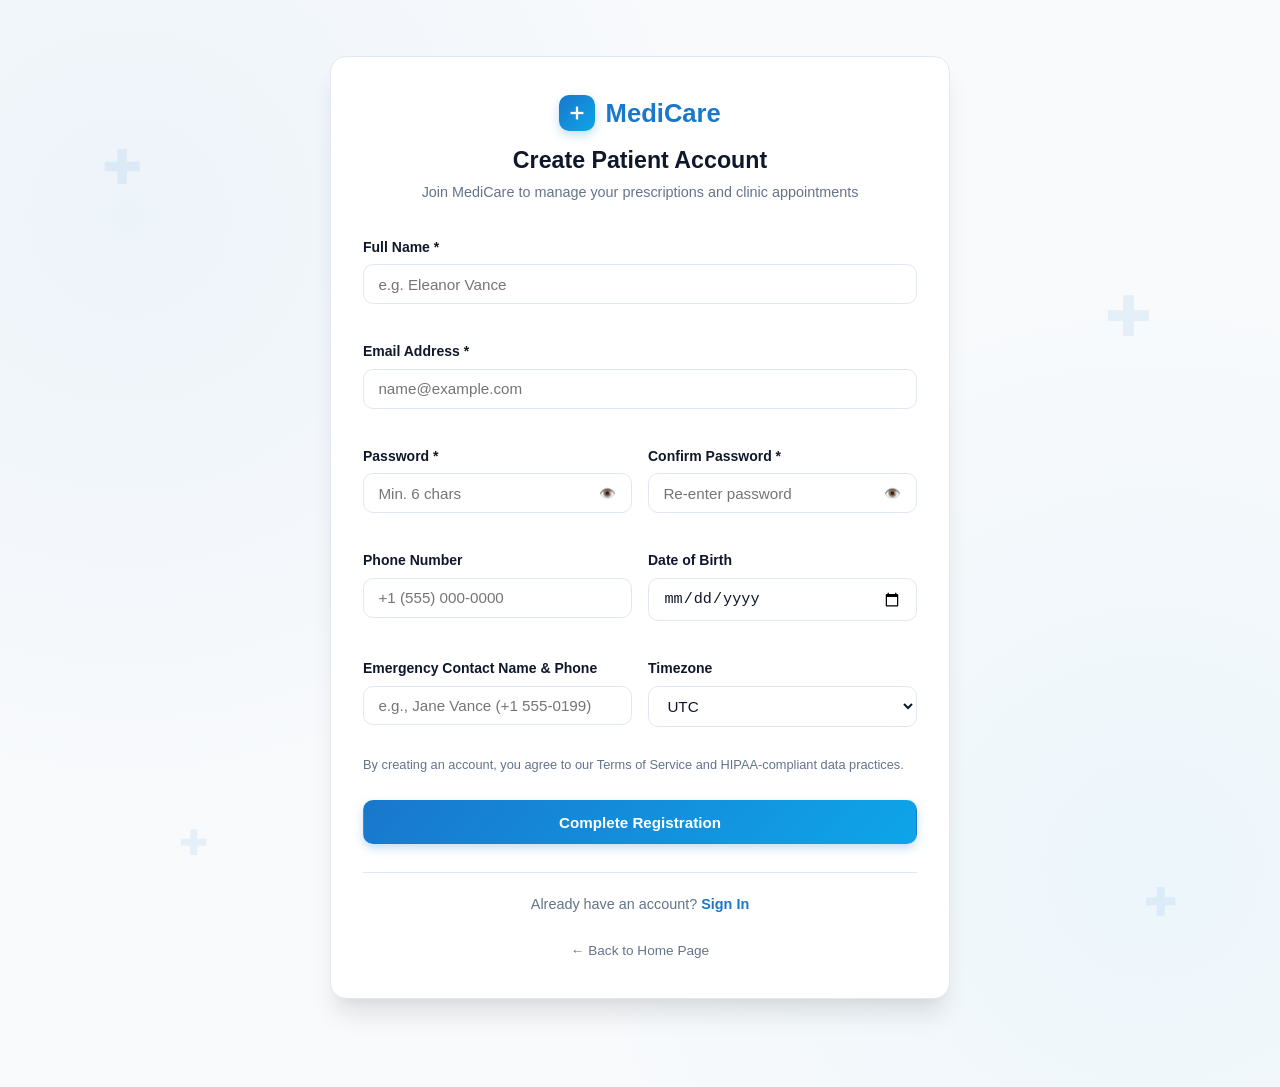
<file: frontend/register.html>
<!DOCTYPE html>
<html lang="en">
<head>
  <meta charset="UTF-8">
  <meta name="viewport" content="width=device-width, initial-scale=1.0">
  <title>Create Account — MediCare</title>
  <link rel="stylesheet" href="css/style.css">
  <link rel="stylesheet" href="css/auth.css">
  <link rel="stylesheet" href="css/responsive.css">
</head>
<body class="auth-page">

  <div class="auth-bg-art">
    <div class="auth-cross">✚</div>
    <div class="auth-cross">✚</div>
    <div class="auth-cross">✚</div>
    <div class="auth-cross">✚</div>
  </div>

  <div class="auth-card wide">
    <div class="auth-header">
      <a href="index.html" class="auth-brand">
        <div class="brand-icon">
          <svg width="22" height="22" viewBox="0 0 24 24" fill="none" stroke="currentColor" stroke-width="2.5">
            <line x1="12" y1="5" x2="12" y2="19"></line>
            <line x1="5" y1="12" x2="19" y2="12"></line>
          </svg>
        </div>
        <span>MediCare</span>
      </a>
      <h2 class="auth-title">Create Patient Account</h2>
      <p class="auth-subtitle">Join MediCare to manage your prescriptions and clinic appointments</p>
    </div>

    <form id="register-form">
      <div class="auth-form-grid">
        <div class="form-group full-width">
          <label for="name" class="form-label">Full Name *</label>
          <input type="text" id="name" class="form-control" placeholder="e.g. Eleanor Vance" required minlength="2">
        </div>

        <div class="form-group full-width">
          <label for="email" class="form-label">Email Address *</label>
          <input type="email" id="email" class="form-control" placeholder="name@example.com" pattern="[a-zA-Z0-9._%+-]+@[a-zA-Z0-9.-]+\.[a-zA-Z]{2,}$" title="Please enter a valid email address (e.g. name@example.com)" required>
        </div>

        <div class="form-group">
          <label for="password" class="form-label">Password *</label>
          <div class="password-input-wrap">
            <input type="password" id="password" class="form-control" placeholder="Min. 6 chars" required minlength="6">
            <button type="button" class="password-toggle-btn">👁️</button>
          </div>
        </div>

        <div class="form-group">
          <label for="confirmPassword" class="form-label">Confirm Password *</label>
          <div class="password-input-wrap">
            <input type="password" id="confirmPassword" class="form-control" placeholder="Re-enter password" required minlength="6">
            <button type="button" class="password-toggle-btn">👁️</button>
          </div>
        </div>

        <div class="form-group">
          <label for="phone" class="form-label">Phone Number</label>
          <input type="tel" id="phone" class="form-control" placeholder="+1 (555) 000-0000">
        </div>

        <div class="form-group">
          <label for="dob" class="form-label">Date of Birth</label>
          <input type="date" id="dob" class="form-control">
        </div>

        <div class="form-group">
          <label for="emergencyContact" class="form-label">Emergency Contact Name & Phone</label>
          <input type="text" id="emergencyContact" class="form-control" placeholder="e.g., Jane Vance (+1 555-0199)">
        </div>

        <div class="form-group">
          <label for="timezone" class="form-label">Timezone</label>
          <select id="timezone" class="form-select">
            <option value="UTC" selected>UTC</option>
            <option value="America/New_York">Eastern Time (US & Canada)</option>
            <option value="America/Chicago">Central Time (US & Canada)</option>
            <option value="America/Denver">Mountain Time (US & Canada)</option>
            <option value="America/Los_Angeles">Pacific Time (US & Canada)</option>
            <option value="Europe/London">London (GMT)</option>
            <option value="Asia/Kolkata">India Standard Time (IST)</option>
            <option value="Asia/Tokyo">Tokyo (JST)</option>
          </select>
        </div>
      </div>

      <div style="margin-top: 0.5rem; margin-bottom: 1.5rem; font-size: 0.8rem; color: var(--text-muted);">
        By creating an account, you agree to our Terms of Service and HIPAA-compliant data practices.
      </div>

      <button type="submit" class="btn btn-primary" style="width: 100%; padding: 0.8rem;">
        Complete Registration
      </button>
    </form>

    <div class="auth-footer">
      Already have an account? <a href="login.html">Sign In</a>
    </div>

    <div style="text-align: center; margin-top: 1.25rem;">
      <a href="index.html" style="font-size: 0.85rem; color: var(--text-muted);">← Back to Home Page</a>
    </div>
  </div>

  <script src="js/api.js"></script>
  <script src="js/auth.js"></script>
</body>
</html>
</file>
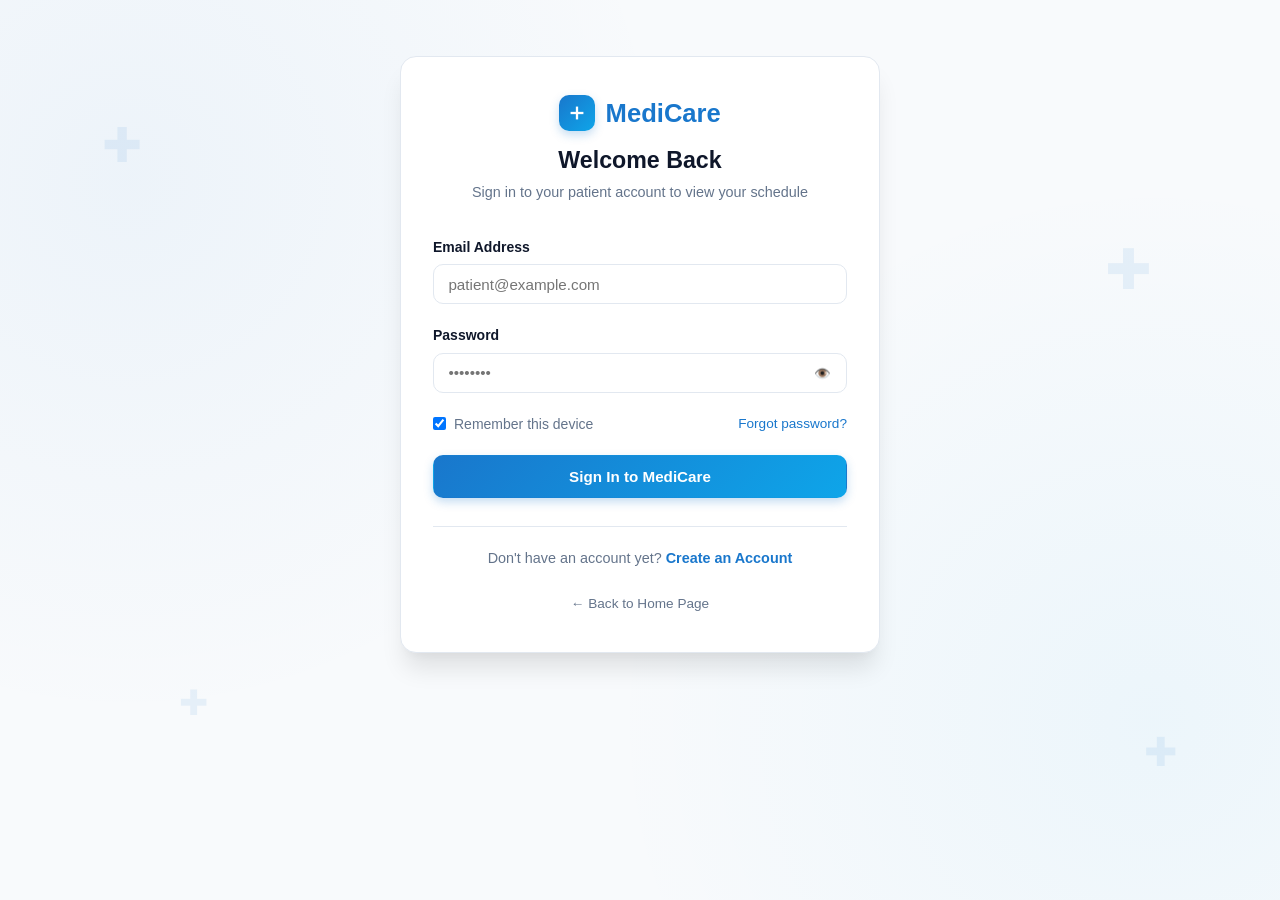
<file: frontend/reports.html>
<!DOCTYPE html>
<html lang="en">
<head>
  <meta charset="UTF-8">
  <meta name="viewport" content="width=device-width, initial-scale=1.0">
  <title>Health Reports & Adherence — MediCare</title>
  <link rel="stylesheet" href="css/style.css">
  <link rel="stylesheet" href="css/responsive.css">
  <style>
    @media print {
      .sidebar, .topbar, .btn, .date-preset-btn, form, #toast-container {
        display: none !important;
      }
      .main-wrapper {
        margin: 0 !important;
        padding: 0 !important;
      }
      .card {
        border: 1px solid #ccc !important;
        box-shadow: none !important;
      }
    }
  </style>
</head>
<body>

  <div class="sidebar-backdrop"></div>

  <div class="app-container">
    <aside class="sidebar">
      <div class="sidebar-header">
        <a href="dashboard.html" class="brand">
          <div class="brand-icon">
            <svg width="22" height="22" viewBox="0 0 24 24" fill="none" stroke="currentColor" stroke-width="2.5">
              <line x1="12" y1="5" x2="12" y2="19"></line>
              <line x1="5" y1="12" x2="19" y2="12"></line>
            </svg>
          </div>
          <span>MediCare</span>
        </a>
      </div>

      <nav class="sidebar-nav">
        <div class="nav-category">Main Menu</div>
        <a href="dashboard.html" class="nav-item">
          <svg viewBox="0 0 24 24" fill="none" stroke="currentColor" stroke-width="2"><rect x="3" y="3" width="7" height="7"></rect><rect x="14" y="3" width="7" height="7"></rect><rect x="14" y="14" width="7" height="7"></rect><rect x="3" y="14" width="7" height="7"></rect></svg>
          <span>Dashboard</span>
        </a>
        <a href="medicines.html" class="nav-item">
          <svg viewBox="0 0 24 24" fill="none" stroke="currentColor" stroke-width="2"><path d="m10.5 20.5 10-10a4.95 4.95 0 1 0-7-7l-10 10a4.95 4.95 0 1 0 7 7Z"></path><path d="m8.5 8.5 7 7"></path></svg>
          <span>Medicines</span>
        </a>
        <a href="schedule.html" class="nav-item">
          <svg viewBox="0 0 24 24" fill="none" stroke="currentColor" stroke-width="2"><circle cx="12" cy="12" r="10"></circle><polyline points="12 6 12 12 16 14"></polyline></svg>
          <span>Schedule</span>
        </a>
        <a href="prescriptions.html" class="nav-item">
          <svg viewBox="0 0 24 24" fill="none" stroke="currentColor" stroke-width="2"><path d="M14 2H6a2 2 0 0 0-2 2v16a2 2 0 0 0 2 2h12a2 2 0 0 0 2-2V8z"></path><polyline points="14 2 14 8 20 8"></polyline><line x1="16" y1="13" x2="8" y2="13"></line><line x1="16" y1="17" x2="8" y2="17"></line></svg>
          <span>Prescriptions</span>
        </a>
        <a href="appointments.html" class="nav-item">
          <svg viewBox="0 0 24 24" fill="none" stroke="currentColor" stroke-width="2"><rect x="3" y="4" width="18" height="18" rx="2" ry="2"></rect><line x1="16" y1="2" x2="16" y2="6"></line><line x1="8" y1="2" x2="8" y2="6"></line><line x1="3" y1="10" x2="21" y2="10"></line></svg>
          <span>Appointments</span>
        </a>
        <a href="reports.html" class="nav-item active">
          <svg viewBox="0 0 24 24" fill="none" stroke="currentColor" stroke-width="2"><line x1="18" y1="20" x2="18" y2="10"></line><line x1="12" y1="20" x2="12" y2="4"></line><line x1="6" y1="20" x2="6" y2="14"></line></svg>
          <span>Health Reports</span>
        </a>

        <div class="nav-category" style="margin-top: 1rem;">Account</div>
        <a href="profile.html" class="nav-item">
          <svg viewBox="0 0 24 24" fill="none" stroke="currentColor" stroke-width="2"><path d="M20 21v-2a4 4 0 0 0-4-4H8a4 4 0 0 0-4 4v2"></path><circle cx="12" cy="7" r="4"></circle></svg>
          <span>Profile & Security</span>
        </a>
      </nav>

      <div class="sidebar-footer">
        <div class="user-mini">
          <div class="user-avatar">PT</div>
          <div class="user-info-text">
            <div class="user-info-name">Patient</div>
            <div class="user-info-role">Patient Portal</div>
          </div>
        </div>
        <button class="logout-btn" title="Sign Out" style="background:none; border:none; cursor:pointer; color:var(--text-muted); font-size: 1.1rem;">
          🚪
        </button>
      </div>
    </aside>

    <div class="main-wrapper">
      <header class="topbar">
        <div style="display: flex; align-items: center; gap: 1rem;">
          <button class="mobile-menu-btn">☰</button>
          <h2 class="topbar-title">Health Reports & Adherence</h2>
        </div>

        <div class="topbar-actions">
          <button class="theme-toggle-btn" title="Toggle Light/Dark Theme">🌙</button>
          <button class="btn btn-outline btn-sm" id="export-pdf-btn">🖨️ Print / PDF</button>
          <button class="btn btn-primary btn-sm" id="export-csv-btn">📥 Export CSV</button>
        </div>
      </header>

      <main class="main-content">
        <!-- Date Filter Card -->
        <div class="card" style="margin-bottom: 1.5rem; padding: 1.25rem 1.5rem;">
          <form id="report-filter-form" style="display: flex; gap: 1rem; align-items: flex-end; flex-wrap: wrap;">
            <div class="form-group" style="margin: 0; flex: 1; min-width: 140px;">
              <label for="report-start-date" class="form-label">Start Date</label>
              <input type="date" id="report-start-date" class="form-control" required>
            </div>
            <div class="form-group" style="margin: 0; flex: 1; min-width: 140px;">
              <label for="report-end-date" class="form-label">End Date</label>
              <input type="date" id="report-end-date" class="form-control" required>
            </div>
            <button type="submit" class="btn btn-primary btn-sm" style="height: 42px;">Apply Filter</button>
            <div style="display: flex; gap: 0.5rem; margin-left: auto;">
              <button type="button" class="btn btn-secondary btn-sm date-preset-btn" data-days="7">7 Days</button>
              <button type="button" class="btn btn-secondary btn-sm date-preset-btn" data-days="30">30 Days</button>
              <button type="button" class="btn btn-secondary btn-sm date-preset-btn" data-days="90">90 Days</button>
            </div>
          </form>
        </div>

        <!-- Adherence Overview Card with Mathematical Formula -->
        <div class="card" style="margin-bottom: 2rem;">
          <div style="display: grid; grid-template-columns: 1fr 2fr; gap: 2rem; align-items: center;">
            <div style="text-align: center; border-right: 1px solid var(--border); padding-right: 1.5rem;">
              <div style="font-size: 0.85rem; text-transform: uppercase; font-weight: 700; color: var(--text-muted); margin-bottom: 0.25rem;">
                Adherence Rate
              </div>
              <div style="font-size: 3.5rem; font-weight: 800; color: var(--primary); line-height: 1;" id="report-adherence-pct">
                100%
              </div>
              <div style="width: 100%; background: var(--bg-card-subtle); height: 10px; border-radius: var(--radius-full); margin-top: 1rem; overflow: hidden;">
                <div id="adherence-progress-bar" style="width: 100%; height: 100%; background-color: var(--success); transition: width 0.5s ease;"></div>
              </div>
            </div>

            <div>
              <h3 style="margin-bottom: 0.5rem;">Compliance Calculation Standard</h3>
              <p style="font-size: 0.875rem; color: var(--text-muted); line-height: 1.5; margin-bottom: 0.75rem;">
                Adherence is clinically computed over the filtered period as:
                <br>
                <code style="background: var(--bg-card-subtle); padding: 0.2rem 0.5rem; border-radius: 4px; font-weight: 600;">
                  Adherence Rate (%) = (Total Taken Doses / (Total Taken Doses + Total Skipped Doses)) × 100
                </code>
              </p>
              <div style="display: grid; grid-template-columns: repeat(4, 1fr); gap: 0.75rem; text-align: center; margin-top: 1rem;">
                <div style="background: var(--bg-card-subtle); padding: 0.75rem; border-radius: var(--radius-md);">
                  <div style="font-size: 1.25rem; font-weight: 800;" id="report-total-doses">0</div>
                  <div style="font-size: 0.75rem; color: var(--text-muted);">Scheduled</div>
                </div>
                <div style="background: var(--success-light); color: var(--success); padding: 0.75rem; border-radius: var(--radius-md);">
                  <div style="font-size: 1.25rem; font-weight: 800;" id="report-taken-doses">0</div>
                  <div style="font-size: 0.75rem;">Taken</div>
                </div>
                <div style="background: var(--danger-light); color: var(--danger); padding: 0.75rem; border-radius: var(--radius-md);">
                  <div style="font-size: 1.25rem; font-weight: 800;" id="report-skipped-doses">0</div>
                  <div style="font-size: 0.75rem;">Skipped</div>
                </div>
                <div style="background: var(--warning-light); color: var(--warning); padding: 0.75rem; border-radius: var(--radius-md);">
                  <div style="font-size: 1.25rem; font-weight: 800;" id="report-pending-doses">0</div>
                  <div style="font-size: 0.75rem;">Pending</div>
                </div>
              </div>
            </div>
          </div>
        </div>

        <!-- Daily Trend Bar Chart -->
        <div class="card" style="margin-bottom: 2rem;">
          <h3 class="card-title" style="margin-bottom: 1rem;">📊 Daily Dose Trend</h3>
          <div id="daily-chart-container">
            <div style="text-align: center; padding: 2rem 0;"><span class="spinner spinner-primary"></span> Rendering chart...</div>
          </div>
        </div>

        <!-- Dose Audit Logs Table -->
        <div class="card" style="padding: 0; overflow: hidden;">
          <div style="padding: 1.25rem 1.5rem; border-bottom: 1px solid var(--border);">
            <h3 class="card-title">📜 Dose Confirmation Audit Trail</h3>
          </div>
          <div class="table-responsive">
            <table class="table">
              <thead>
                <tr>
                  <th>Medication</th>
                  <th>Dosage</th>
                  <th>Scheduled Time</th>
                  <th>Response Time</th>
                  <th>Action</th>
                  <th>Doctor / Patient Note</th>
                </tr>
              </thead>
              <tbody id="report-logs-body">
                <tr>
                  <td colspan="6" style="text-align: center; padding: 2rem;">
                    <span class="spinner spinner-primary"></span> Loading audit logs...
                  </td>
                </tr>
              </tbody>
            </table>
          </div>
        </div>
      </main>
    </div>
  </div>

  <script src="js/api.js"></script>
  <script src="js/auth.js"></script>
  <script src="js/reports.js"></script>
</body>
</html>
</file>
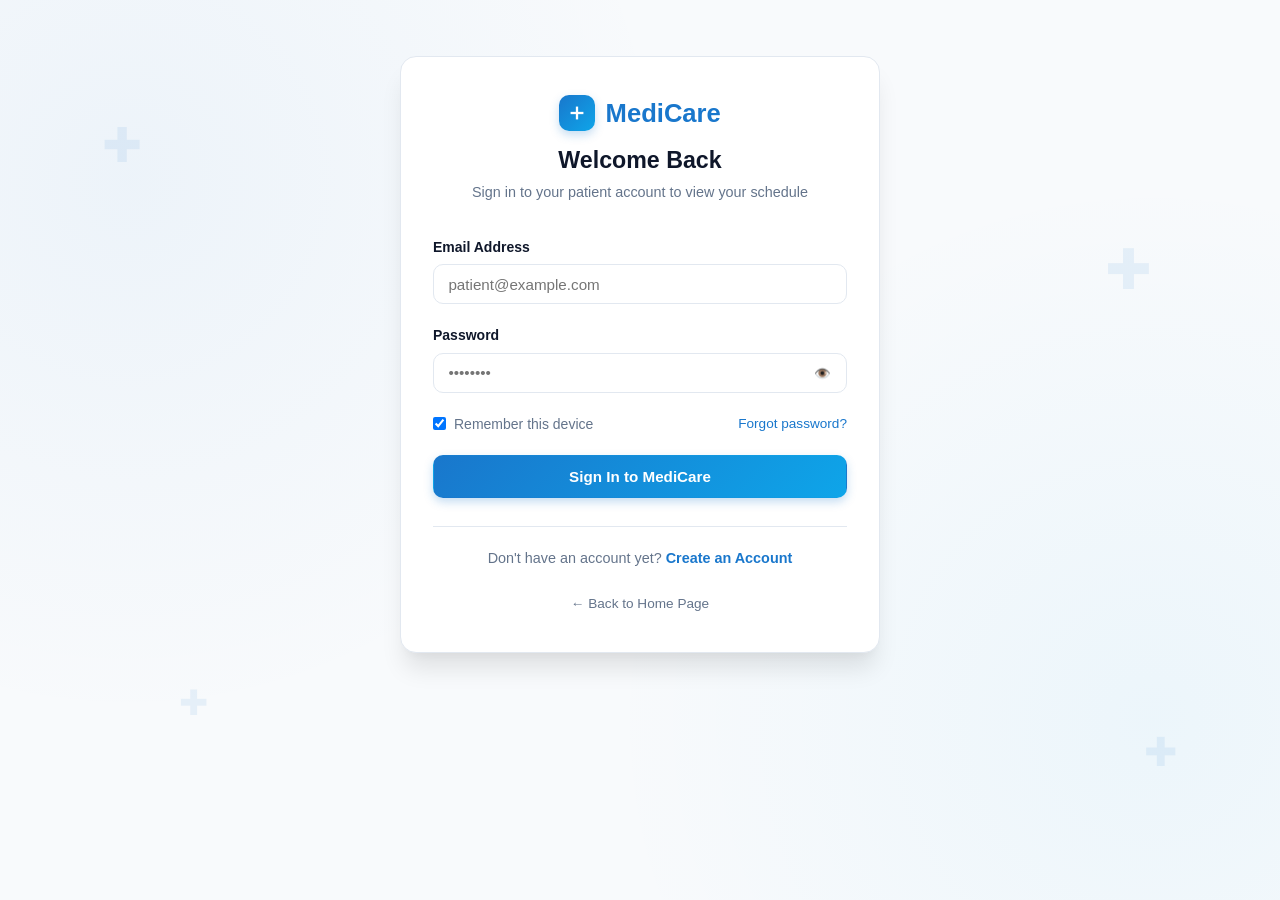
<file: frontend/schedule.html>
<!DOCTYPE html>
<html lang="en">
<head>
  <meta charset="UTF-8">
  <meta name="viewport" content="width=device-width, initial-scale=1.0">
  <title>Schedules & Timelines — MediCare</title>
  <link rel="stylesheet" href="css/style.css">
  <link rel="stylesheet" href="css/responsive.css">
</head>
<body>

  <div class="sidebar-backdrop"></div>

  <div class="app-container">
    <aside class="sidebar">
      <div class="sidebar-header">
        <a href="dashboard.html" class="brand">
          <div class="brand-icon">
            <svg width="22" height="22" viewBox="0 0 24 24" fill="none" stroke="currentColor" stroke-width="2.5">
              <line x1="12" y1="5" x2="12" y2="19"></line>
              <line x1="5" y1="12" x2="19" y2="12"></line>
            </svg>
          </div>
          <span>MediCare</span>
        </a>
      </div>

      <nav class="sidebar-nav">
        <div class="nav-category">Main Menu</div>
        <a href="dashboard.html" class="nav-item">
          <svg viewBox="0 0 24 24" fill="none" stroke="currentColor" stroke-width="2"><rect x="3" y="3" width="7" height="7"></rect><rect x="14" y="3" width="7" height="7"></rect><rect x="14" y="14" width="7" height="7"></rect><rect x="3" y="14" width="7" height="7"></rect></svg>
          <span>Dashboard</span>
        </a>
        <a href="medicines.html" class="nav-item">
          <svg viewBox="0 0 24 24" fill="none" stroke="currentColor" stroke-width="2"><path d="m10.5 20.5 10-10a4.95 4.95 0 1 0-7-7l-10 10a4.95 4.95 0 1 0 7 7Z"></path><path d="m8.5 8.5 7 7"></path></svg>
          <span>Medicines</span>
        </a>
        <a href="schedule.html" class="nav-item active">
          <svg viewBox="0 0 24 24" fill="none" stroke="currentColor" stroke-width="2"><circle cx="12" cy="12" r="10"></circle><polyline points="12 6 12 12 16 14"></polyline></svg>
          <span>Schedule</span>
        </a>
        <a href="prescriptions.html" class="nav-item">
          <svg viewBox="0 0 24 24" fill="none" stroke="currentColor" stroke-width="2"><path d="M14 2H6a2 2 0 0 0-2 2v16a2 2 0 0 0 2 2h12a2 2 0 0 0 2-2V8z"></path><polyline points="14 2 14 8 20 8"></polyline><line x1="16" y1="13" x2="8" y2="13"></line><line x1="16" y1="17" x2="8" y2="17"></line></svg>
          <span>Prescriptions</span>
        </a>
        <a href="appointments.html" class="nav-item">
          <svg viewBox="0 0 24 24" fill="none" stroke="currentColor" stroke-width="2"><rect x="3" y="4" width="18" height="18" rx="2" ry="2"></rect><line x1="16" y1="2" x2="16" y2="6"></line><line x1="8" y1="2" x2="8" y2="6"></line><line x1="3" y1="10" x2="21" y2="10"></line></svg>
          <span>Appointments</span>
        </a>
        <a href="reports.html" class="nav-item">
          <svg viewBox="0 0 24 24" fill="none" stroke="currentColor" stroke-width="2"><line x1="18" y1="20" x2="18" y2="10"></line><line x1="12" y1="20" x2="12" y2="4"></line><line x1="6" y1="20" x2="6" y2="14"></line></svg>
          <span>Health Reports</span>
        </a>

        <div class="nav-category" style="margin-top: 1rem;">Account</div>
        <a href="profile.html" class="nav-item">
          <svg viewBox="0 0 24 24" fill="none" stroke="currentColor" stroke-width="2"><path d="M20 21v-2a4 4 0 0 0-4-4H8a4 4 0 0 0-4 4v2"></path><circle cx="12" cy="7" r="4"></circle></svg>
          <span>Profile & Security</span>
        </a>
      </nav>

      <div class="sidebar-footer">
        <div class="user-mini">
          <div class="user-avatar">PT</div>
          <div class="user-info-text">
            <div class="user-info-name">Patient</div>
            <div class="user-info-role">Patient Portal</div>
          </div>
        </div>
        <button class="logout-btn" title="Sign Out" style="background:none; border:none; cursor:pointer; color:var(--text-muted); font-size: 1.1rem;">
          🚪
        </button>
      </div>
    </aside>

    <div class="main-wrapper">
      <header class="topbar">
        <div style="display: flex; align-items: center; gap: 1rem;">
          <button class="mobile-menu-btn">☰</button>
          <h2 class="topbar-title">Medication Schedules & Reminders</h2>
        </div>

        <div class="topbar-actions">
          <button class="theme-toggle-btn" title="Toggle Light/Dark Theme">🌙</button>
          <button class="btn btn-primary btn-sm" id="open-add-schedule-btn">+ Add Reminder Time</button>
        </div>
      </header>

      <main class="main-content">
        <!-- Explanatory Banner -->
        <div class="card" style="margin-bottom: 1.5rem; background-color: var(--primary-light); border-color: rgba(25, 119, 204, 0.2);">
          <div style="display: flex; align-items: center; justify-content: space-between; flex-wrap: wrap; gap: 1rem;">
            <div style="display: flex; align-items: center; gap: 1rem;">
              <div style="font-size: 1.75rem;">⏰</div>
              <div>
                <h4 style="margin-bottom: 0.2rem; color: var(--primary-dark);">Medication Schedule & Dose Action Center</h4>
                <p style="font-size: 0.875rem; color: var(--text-main); margin: 0;">
                  Track all your daily dose reminder times. Use the <strong>✓ Mark Taken</strong> or <strong>✕ Mark Missed</strong> buttons to check in today's doses directly.
                </p>
              </div>
            </div>
            <button class="btn btn-primary btn-sm" onclick="document.getElementById('open-add-schedule-btn').click()">+ Set New Reminder Time</button>
          </div>
        </div>
        </div>

        <!-- Schedule List Timeline -->
        <div id="schedules-timeline">
          <div style="text-align: center; padding: 2rem 0;"><span class="spinner spinner-primary"></span> Loading reminder schedules...</div>
        </div>

        <!-- Empty State -->
        <div class="empty-state" id="schedules-empty-state" style="display: none;">
          <div class="empty-state-icon">⏰</div>
          <h3 class="empty-state-title">No Reminder Schedules Created</h3>
          <p class="empty-state-text">You haven't configured any reminder times yet. Add a reminder time for an active medicine to start tracking daily doses.</p>
          <button class="btn btn-primary" onclick="document.getElementById('open-add-schedule-btn').click()">+ Create First Reminder</button>
        </div>
      </main>
    </div>
  </div>

  <!-- Add Schedule Modal -->
  <div class="modal-overlay" id="schedule-modal">
    <div class="modal-container" style="max-width: 480px;">
      <div class="modal-header">
        <h3 class="modal-title">⏰ Set Reminder Time</h3>
        <button class="modal-close">&times;</button>
      </div>
      <form id="schedule-form">
        <div class="modal-body">
          <div class="form-group">
            <label for="schedule-medicine-id" class="form-label">Select Active Medication *</label>
            <select id="schedule-medicine-id" class="form-select" required>
              <option value="">Loading medications...</option>
            </select>
          </div>

          <div class="form-group">
            <label for="schedule-time" class="form-label">Time of Day *</label>
            <input type="time" id="schedule-time" class="form-control" value="08:00" required>
            <div class="form-hint">E.g., 08:00 AM for morning dose, 20:00 PM for night dose</div>
          </div>

          <div class="form-group">
            <label class="form-label">Repeat on Weekdays:</label>
            <div style="display: flex; gap: 0.5rem; flex-wrap: wrap; margin-top: 0.4rem;">
              <label style="display: flex; align-items: center; gap: 0.3rem; font-size: 0.85rem;"><input type="checkbox" name="schedule-days" value="MON" checked> Mon</label>
              <label style="display: flex; align-items: center; gap: 0.3rem; font-size: 0.85rem;"><input type="checkbox" name="schedule-days" value="TUE" checked> Tue</label>
              <label style="display: flex; align-items: center; gap: 0.3rem; font-size: 0.85rem;"><input type="checkbox" name="schedule-days" value="WED" checked> Wed</label>
              <label style="display: flex; align-items: center; gap: 0.3rem; font-size: 0.85rem;"><input type="checkbox" name="schedule-days" value="THU" checked> Thu</label>
              <label style="display: flex; align-items: center; gap: 0.3rem; font-size: 0.85rem;"><input type="checkbox" name="schedule-days" value="FRI" checked> Fri</label>
              <label style="display: flex; align-items: center; gap: 0.3rem; font-size: 0.85rem;"><input type="checkbox" name="schedule-days" value="SAT" checked> Sat</label>
              <label style="display: flex; align-items: center; gap: 0.3rem; font-size: 0.85rem;"><input type="checkbox" name="schedule-days" value="SUN" checked> Sun</label>
            </div>
            <div class="form-hint">Leave all checked for daily reminders.</div>
          </div>
        </div>
        <div class="modal-footer">
          <button type="button" class="btn btn-secondary modal-cancel">Cancel</button>
          <button type="submit" class="btn btn-primary">Save Schedule</button>
        </div>
      </form>
    </div>
  </div>

  <script src="js/api.js"></script>
  <script src="js/auth.js"></script>
  <script src="js/schedule.js"></script>
</body>
</html>
</file>
<file: frontend/css/style.css>
/* =====================================================================
   MEDICARE - CORE DESIGN SYSTEM & STYLESHEET
   Clean white and blue medical theme with subtle teal accents
   ===================================================================== */

:root {
  --primary: #1977cc;
  --primary-hover: #166ab6;
  --primary-light: #e8f2fc;
  --primary-dark: #0f4c81;
  --teal: #0ea5e9;
  --teal-light: #f0fdfa;
  --accent: #0d9488;
  --success: #10b981;
  --success-light: #ecfdf5;
  --warning: #f59e0b;
  --warning-light: #fffbeb;
  --danger: #ef4444;
  --danger-light: #fef2f2;
  --info: #3b82f6;

  /* Surfaces & Backgrounds */
  --bg-body: #f8fafc;
  --bg-card: #ffffff;
  --bg-card-subtle: #f1f5f9;
  --bg-input: #ffffff;
  --border: #e2e8f0;
  --border-focus: #1977cc;

  /* Typography Colors */
  --text-main: #0f172a;
  --text-muted: #64748b;
  --text-light: #94a3b8;
  --text-white: #ffffff;

  /* Shadows */
  --shadow-sm: 0 1px 2px 0 rgba(0, 0, 0, 0.05);
  --shadow-md: 0 4px 6px -1px rgba(0, 0, 0, 0.07), 0 2px 4px -2px rgba(0, 0, 0, 0.05);
  --shadow-lg: 0 10px 15px -3px rgba(0, 0, 0, 0.08), 0 4px 6px -4px rgba(0, 0, 0, 0.04);
  --shadow-xl: 0 20px 25px -5px rgba(0, 0, 0, 0.1), 0 8px 10px -6px rgba(0, 0, 0, 0.04);

  /* Radius & Spacing */
  --radius-sm: 6px;
  --radius-md: 10px;
  --radius-lg: 16px;
  --radius-full: 9999px;
  --transition: all 0.25s cubic-bezier(0.4, 0, 0.2, 1);
}

/* Dark Theme Overrides */
[data-theme="dark"] {
  --bg-body: #0b1120;
  --bg-card: #151f32;
  --bg-card-subtle: #1e293b;
  --bg-input: #1e293b;
  --border: #2d3b55;
  --border-focus: #38bdf8;

  --text-main: #f8fafc;
  --text-muted: #94a3b8;
  --text-light: #64748b;

  --primary-light: #172554;
  --teal-light: #134e4a;
  --success-light: #064e3b;
  --warning-light: #78350f;
  --danger-light: #7f1d1d;

  --shadow-md: 0 4px 6px -1px rgba(0, 0, 0, 0.3);
  --shadow-lg: 0 10px 15px -3px rgba(0, 0, 0, 0.4);
}

/* Base Reset */
*, *::before, *::after {
  box-sizing: border-box;
  margin: 0;
  padding: 0;
}

html {
  font-size: 16px;
  scroll-behavior: smooth;
}

body {
  font-family: -apple-system, BlinkMacSystemFont, "Segoe UI", Roboto, "Helvetica Neue", Arial, sans-serif;
  background-color: var(--bg-body);
  color: var(--text-main);
  line-height: 1.6;
  min-height: 100vh;
  transition: background-color 0.3s ease, color 0.3s ease;
  overflow-x: hidden;
}

a {
  color: var(--primary);
  text-decoration: none;
  transition: var(--transition);
}

a:hover {
  color: var(--primary-hover);
}

/* Typography */
h1, h2, h3, h4, h5, h6 {
  color: var(--text-main);
  font-weight: 700;
  line-height: 1.25;
}

h1 { font-size: 2.25rem; }
h2 { font-size: 1.75rem; }
h3 { font-size: 1.25rem; }
h4 { font-size: 1.1rem; }

/* Buttons */
.btn {
  display: inline-flex;
  align-items: center;
  justify-content: center;
  gap: 0.5rem;
  font-size: 0.95rem;
  font-weight: 600;
  padding: 0.65rem 1.25rem;
  border-radius: var(--radius-md);
  border: 1px solid transparent;
  cursor: pointer;
  transition: var(--transition);
  text-decoration: none;
  white-space: nowrap;
}

.btn-primary {
  background: linear-gradient(135deg, var(--primary) 0%, var(--teal) 100%);
  color: #fff;
  box-shadow: 0 4px 10px rgba(25, 119, 204, 0.25);
}

.btn-primary:hover {
  background: linear-gradient(135deg, var(--primary-hover) 0%, #0284c7 100%);
  color: #fff;
  box-shadow: 0 6px 14px rgba(25, 119, 204, 0.35);
  transform: translateY(-1px);
}

.btn-secondary {
  background-color: var(--bg-card-subtle);
  color: var(--text-main);
  border-color: var(--border);
}

.btn-secondary:hover {
  background-color: var(--border);
}

.btn-outline {
  background-color: transparent;
  border-color: var(--primary);
  color: var(--primary);
}

.btn-outline:hover {
  background-color: var(--primary);
  color: #fff;
}

.btn-success {
  background-color: var(--success);
  color: #fff;
}

.btn-success:hover {
  background-color: #059669;
}

.btn-danger {
  background-color: var(--danger);
  color: #fff;
}

.btn-danger:hover {
  background-color: #dc2626;
}

.btn-sm {
  padding: 0.4rem 0.8rem;
  font-size: 0.85rem;
  border-radius: var(--radius-sm);
}

.btn-lg {
  padding: 0.85rem 1.75rem;
  font-size: 1.05rem;
}

/* Badges & Pills */
.badge {
  display: inline-flex;
  align-items: center;
  gap: 0.35rem;
  font-size: 0.75rem;
  font-weight: 600;
  padding: 0.25rem 0.65rem;
  border-radius: var(--radius-full);
  text-transform: uppercase;
  letter-spacing: 0.04em;
}

.badge-primary { background-color: var(--primary-light); color: var(--primary); }
.badge-success { background-color: var(--success-light); color: var(--success); }
.badge-warning { background-color: var(--warning-light); color: var(--warning); }
.badge-danger { background-color: var(--danger-light); color: var(--danger); }
.badge-neutral { background-color: var(--bg-card-subtle); color: var(--text-muted); }

/* Form Elements */
.form-group {
  margin-bottom: 1.25rem;
}

.form-label {
  display: block;
  font-size: 0.875rem;
  font-weight: 600;
  margin-bottom: 0.4rem;
  color: var(--text-main);
}

.form-control, .form-select {
  width: 100%;
  padding: 0.65rem 0.9rem;
  font-size: 0.95rem;
  border: 1px solid var(--border);
  border-radius: var(--radius-md);
  background-color: var(--bg-input);
  color: var(--text-main);
  transition: var(--transition);
  outline: none;
}

.form-control:focus, .form-select:focus {
  border-color: var(--primary);
  box-shadow: 0 0 0 3px rgba(25, 119, 204, 0.15);
}

.form-hint {
  font-size: 0.8rem;
  color: var(--text-muted);
  margin-top: 0.3rem;
}

/* Layout: Dashboard & Navigation */
.app-container {
  display: flex;
  min-height: 100vh;
}

.sidebar {
  width: 260px;
  background-color: var(--bg-card);
  border-right: 1px solid var(--border);
  display: flex;
  flex-direction: column;
  position: fixed;
  top: 0;
  bottom: 0;
  left: 0;
  z-index: 100;
  transition: transform 0.3s ease;
}

.sidebar-header {
  padding: 1.25rem 1.5rem;
  display: flex;
  align-items: center;
  justify-content: space-between;
  border-bottom: 1px solid var(--border);
}

.brand {
  display: flex;
  align-items: center;
  gap: 0.75rem;
  font-size: 1.35rem;
  font-weight: 800;
  color: var(--primary);
  text-decoration: none;
}

.brand-icon {
  width: 36px;
  height: 36px;
  background: linear-gradient(135deg, var(--primary) 0%, var(--teal) 100%);
  border-radius: 10px;
  display: flex;
  align-items: center;
  justify-content: center;
  color: white;
  box-shadow: 0 4px 10px rgba(25, 119, 204, 0.25);
}

.sidebar-nav {
  padding: 1.25rem 0.75rem;
  flex: 1;
  overflow-y: auto;
}

.nav-category {
  font-size: 0.75rem;
  font-weight: 700;
  color: var(--text-light);
  text-transform: uppercase;
  letter-spacing: 0.05em;
  padding: 0.75rem 0.75rem 0.35rem;
}

.nav-item {
  display: flex;
  align-items: center;
  gap: 0.85rem;
  padding: 0.7rem 0.85rem;
  color: var(--text-muted);
  font-weight: 500;
  font-size: 0.95rem;
  border-radius: var(--radius-md);
  margin-bottom: 0.25rem;
  transition: var(--transition);
}

.nav-item:hover {
  background-color: var(--primary-light);
  color: var(--primary);
}

.nav-item.active {
  background: linear-gradient(135deg, var(--primary) 0%, var(--teal) 100%);
  color: #fff;
  font-weight: 600;
  box-shadow: 0 4px 10px rgba(25, 119, 204, 0.2);
}

.nav-item svg {
  width: 20px;
  height: 20px;
  flex-shrink: 0;
}

.sidebar-footer {
  padding: 1rem 1.25rem;
  border-top: 1px solid var(--border);
  display: flex;
  align-items: center;
  justify-content: space-between;
}

.user-mini {
  display: flex;
  align-items: center;
  gap: 0.75rem;
  overflow: hidden;
}

.user-avatar {
  width: 38px;
  height: 38px;
  border-radius: 50%;
  background: linear-gradient(135deg, #3b82f6 0%, #8b5cf6 100%);
  color: #fff;
  display: flex;
  align-items: center;
  justify-content: center;
  font-weight: 700;
  font-size: 0.9rem;
}

.user-info-text {
  line-height: 1.2;
}

.user-info-name {
  font-size: 0.9rem;
  font-weight: 600;
  color: var(--text-main);
  white-space: nowrap;
  overflow: hidden;
  text-overflow: ellipsis;
}

.user-info-role {
  font-size: 0.75rem;
  color: var(--text-muted);
}

/* Main Content Area */
.main-wrapper {
  flex: 1;
  margin-left: 260px;
  min-height: 100vh;
  display: flex;
  flex-direction: column;
}

.topbar {
  background-color: var(--bg-card);
  height: 70px;
  border-bottom: 1px solid var(--border);
  display: flex;
  align-items: center;
  justify-content: space-between;
  padding: 0 2rem;
  position: sticky;
  top: 0;
  z-index: 90;
}

.topbar-title {
  font-size: 1.35rem;
  font-weight: 700;
  color: var(--text-main);
}

.topbar-actions {
  display: flex;
  align-items: center;
  gap: 1rem;
}

.theme-toggle-btn {
  background: var(--bg-card-subtle);
  border: 1px solid var(--border);
  border-radius: var(--radius-full);
  width: 40px;
  height: 40px;
  display: flex;
  align-items: center;
  justify-content: center;
  cursor: pointer;
  color: var(--text-main);
  transition: var(--transition);
}

.theme-toggle-btn:hover {
  background: var(--border);
}

.main-content {
  padding: 2rem;
  flex: 1;
}

/* Cards */
.card {
  background-color: var(--bg-card);
  border: 1px solid var(--border);
  border-radius: var(--radius-lg);
  box-shadow: var(--shadow-sm);
  padding: 1.5rem;
  margin-bottom: 1.5rem;
  transition: var(--transition);
}

.card:hover {
  box-shadow: var(--shadow-md);
}

.card-header {
  display: flex;
  align-items: center;
  justify-content: space-between;
  margin-bottom: 1.25rem;
}

.card-title {
  font-size: 1.15rem;
  font-weight: 700;
  display: flex;
  align-items: center;
  gap: 0.6rem;
}

/* Stats Grid */
.stats-grid {
  display: grid;
  grid-template-columns: repeat(auto-fit, minmax(220px, 1fr));
  gap: 1.25rem;
  margin-bottom: 1.75rem;
}

.stat-card {
  background-color: var(--bg-card);
  border: 1px solid var(--border);
  border-radius: var(--radius-lg);
  padding: 1.25rem;
  display: flex;
  align-items: center;
  gap: 1rem;
  box-shadow: var(--shadow-sm);
  transition: var(--transition);
}

.stat-card:hover {
  transform: translateY(-2px);
  box-shadow: var(--shadow-md);
}

.stat-icon {
  width: 52px;
  height: 52px;
  border-radius: 14px;
  display: flex;
  align-items: center;
  justify-content: center;
  flex-shrink: 0;
}

.stat-icon.primary { background: var(--primary-light); color: var(--primary); }
.stat-icon.success { background: var(--success-light); color: var(--success); }
.stat-icon.warning { background: var(--warning-light); color: var(--warning); }
.stat-icon.danger { background: var(--danger-light); color: var(--danger); }

.stat-value {
  font-size: 1.75rem;
  font-weight: 800;
  line-height: 1.2;
}

.stat-label {
  font-size: 0.85rem;
  color: var(--text-muted);
  font-weight: 500;
}

/* Tables */
.table-responsive {
  overflow-x: auto;
  border-radius: var(--radius-md);
}

.table {
  width: 100%;
  border-collapse: collapse;
  text-align: left;
}

.table th {
  background-color: var(--bg-card-subtle);
  color: var(--text-muted);
  font-size: 0.8rem;
  font-weight: 700;
  text-transform: uppercase;
  letter-spacing: 0.05em;
  padding: 0.9rem 1rem;
  border-bottom: 1px solid var(--border);
}

.table td {
  padding: 1rem;
  border-bottom: 1px solid var(--border);
  color: var(--text-main);
  font-size: 0.925rem;
  vertical-align: middle;
}

.table tbody tr:hover {
  background-color: var(--bg-card-subtle);
}

/* Empty State */
.empty-state {
  text-align: center;
  padding: 3rem 1.5rem;
}

.empty-state-icon {
  width: 72px;
  height: 72px;
  margin: 0 auto 1.25rem;
  background-color: var(--primary-light);
  color: var(--primary);
  border-radius: 50%;
  display: flex;
  align-items: center;
  justify-content: center;
}

.empty-state-title {
  font-size: 1.2rem;
  font-weight: 700;
  margin-bottom: 0.5rem;
}

.empty-state-text {
  color: var(--text-muted);
  max-width: 420px;
  margin: 0 auto 1.5rem;
}

/* Modal */
.modal-overlay {
  position: fixed;
  top: 0;
  left: 0;
  right: 0;
  bottom: 0;
  background: rgba(15, 23, 42, 0.6);
  backdrop-filter: blur(4px);
  display: flex;
  align-items: center;
  justify-content: center;
  z-index: 1000;
  opacity: 0;
  pointer-events: none;
  transition: opacity 0.25s ease;
  padding: 1rem;
}

.modal-overlay.active {
  opacity: 1;
  pointer-events: auto;
}

.modal-container {
  background: var(--bg-card);
  border: 1px solid var(--border);
  border-radius: var(--radius-lg);
  width: 100%;
  max-width: 580px;
  max-height: 90vh;
  overflow-y: auto;
  box-shadow: var(--shadow-xl);
  transform: translateY(20px) scale(0.97);
  transition: transform 0.25s ease;
}

.modal-overlay.active .modal-container {
  transform: translateY(0) scale(1);
}

.modal-header {
  padding: 1.25rem 1.5rem;
  display: flex;
  align-items: center;
  justify-content: space-between;
  border-bottom: 1px solid var(--border);
}

.modal-title {
  font-size: 1.25rem;
  font-weight: 700;
}

.modal-close {
  background: transparent;
  border: none;
  font-size: 1.5rem;
  cursor: pointer;
  color: var(--text-muted);
  padding: 0.25rem;
  display: flex;
  align-items: center;
  justify-content: center;
  border-radius: var(--radius-sm);
}

.modal-close:hover {
  color: var(--text-main);
  background-color: var(--bg-card-subtle);
}

.modal-body {
  padding: 1.5rem;
}

.modal-footer {
  padding: 1rem 1.5rem;
  display: flex;
  align-items: center;
  justify-content: flex-end;
  gap: 0.75rem;
  border-top: 1px solid var(--border);
}

/* Toast Notifications */
#toast-container {
  position: fixed;
  bottom: 2rem;
  right: 2rem;
  z-index: 9999;
  display: flex;
  flex-direction: column;
  gap: 0.75rem;
}

.toast {
  min-width: 300px;
  max-width: 420px;
  padding: 0.9rem 1.2rem;
  border-radius: var(--radius-md);
  background-color: var(--bg-card);
  color: var(--text-main);
  box-shadow: var(--shadow-xl);
  border-left: 4px solid var(--primary);
  display: flex;
  align-items: center;
  justify-content: space-between;
  gap: 0.75rem;
  transform: translateX(100%);
  animation: slideIn 0.3s forwards cubic-bezier(0.4, 0, 0.2, 1);
  font-size: 0.9rem;
}

.toast.success { border-left-color: var(--success); }
.toast.error { border-left-color: var(--danger); }
.toast.warning { border-left-color: var(--warning); }
.toast.info { border-left-color: var(--info); }

@keyframes slideIn {
  to { transform: translateX(0); }
}

/* Spinner Loader */
.spinner {
  display: inline-block;
  width: 20px;
  height: 20px;
  border: 2px solid rgba(255, 255, 255, 0.3);
  border-radius: 50%;
  border-top-color: #fff;
  animation: spin 0.8s ease-in-out infinite;
}

.spinner-primary {
  border: 3px solid rgba(25, 119, 204, 0.2);
  border-top-color: var(--primary);
  width: 32px;
  height: 32px;
}

@keyframes spin {
  to { transform: rotate(360deg); }
}
</file>
<file: frontend/css/responsive.css>
/* =====================================================================
   MEDICARE - RESPONSIVE STYLESHEET
   Mobile, tablet, desktop optimizations, sidebar drawers, cards
   ===================================================================== */

/* Hamburger menu button for mobile */
.mobile-menu-btn {
  display: none;
  background: transparent;
  border: none;
  color: var(--text-main);
  font-size: 1.5rem;
  cursor: pointer;
  padding: 0.4rem;
  border-radius: var(--radius-sm);
}

.sidebar-backdrop {
  display: none;
  position: fixed;
  top: 0;
  left: 0;
  right: 0;
  bottom: 0;
  background: rgba(15, 23, 42, 0.5);
  backdrop-filter: blur(2px);
  z-index: 95;
}

/* Landing Page Styles */
.landing-nav {
  display: flex;
  align-items: center;
  justify-content: space-between;
  padding: 1.25rem 2.5rem;
  background-color: var(--bg-card);
  border-bottom: 1px solid var(--border);
  position: sticky;
  top: 0;
  z-index: 100;
}

.landing-links {
  display: flex;
  align-items: center;
  gap: 2rem;
  list-style: none;
}

.landing-links a {
  color: var(--text-muted);
  font-weight: 500;
  font-size: 0.95rem;
}

.landing-links a:hover {
  color: var(--primary);
}

.hero-section {
  padding: 5rem 2rem;
  text-align: center;
  background: radial-gradient(circle at 50% 20%, rgba(25, 119, 204, 0.08) 0%, transparent 60%),
              var(--bg-body);
}

.hero-badge {
  display: inline-flex;
  align-items: center;
  gap: 0.5rem;
  background-color: var(--primary-light);
  color: var(--primary);
  font-weight: 600;
  font-size: 0.85rem;
  padding: 0.35rem 1rem;
  border-radius: var(--radius-full);
  margin-bottom: 1.5rem;
}

.hero-title {
  font-size: 3rem;
  font-weight: 800;
  max-width: 800px;
  margin: 0 auto 1.25rem;
  line-height: 1.15;
}

.hero-title span {
  background: linear-gradient(135deg, var(--primary) 0%, var(--teal) 100%);
  -webkit-background-clip: text;
  -webkit-text-fill-color: transparent;
}

.hero-subtitle {
  font-size: 1.15rem;
  color: var(--text-muted);
  max-width: 650px;
  margin: 0 auto 2.25rem;
}

.hero-cta {
  display: flex;
  align-items: center;
  justify-content: center;
  gap: 1rem;
  margin-bottom: 3.5rem;
}

.features-grid {
  display: grid;
  grid-template-columns: repeat(auto-fit, minmax(280px, 1fr));
  gap: 2rem;
  max-width: 1200px;
  margin: 0 auto;
  padding: 0 1.5rem;
}

.feature-card {
  background-color: var(--bg-card);
  border: 1px solid var(--border);
  border-radius: var(--radius-lg);
  padding: 2rem;
  text-align: left;
  box-shadow: var(--shadow-sm);
  transition: var(--transition);
}

.feature-card:hover {
  transform: translateY(-4px);
  box-shadow: var(--shadow-lg);
  border-color: var(--primary-light);
}

.feature-icon {
  width: 56px;
  height: 56px;
  border-radius: 14px;
  background: var(--primary-light);
  color: var(--primary);
  display: flex;
  align-items: center;
  justify-content: center;
  margin-bottom: 1.25rem;
}

.feature-title {
  font-size: 1.2rem;
  font-weight: 700;
  margin-bottom: 0.6rem;
}

.feature-desc {
  color: var(--text-muted);
  font-size: 0.95rem;
  line-height: 1.5;
}

.footer {
  background-color: var(--bg-card);
  border-top: 1px solid var(--border);
  padding: 3rem 2rem 2rem;
  margin-top: 5rem;
  color: var(--text-muted);
  font-size: 0.9rem;
}

.footer-content {
  max-width: 1200px;
  margin: 0 auto;
  display: grid;
  grid-template-columns: 2fr 1fr 1fr 1fr;
  gap: 2rem;
  margin-bottom: 2.5rem;
}

.footer-links {
  list-style: none;
}

.footer-links li {
  margin-bottom: 0.6rem;
}

.footer-links a {
  color: var(--text-muted);
}

.footer-links a:hover {
  color: var(--primary);
}

.footer-bottom {
  max-width: 1200px;
  margin: 0 auto;
  text-align: center;
  padding-top: 1.5rem;
  border-top: 1px solid var(--border);
  font-size: 0.85rem;
}

/* Tablet & Mobile Media Queries */
@media (max-width: 1024px) {
  .sidebar {
    transform: translateX(-100%);
  }

  .sidebar.active {
    transform: translateX(0);
  }

  .sidebar-backdrop.active {
    display: block;
  }

  .main-wrapper {
    margin-left: 0;
  }

  .mobile-menu-btn {
    display: block;
  }

  .landing-links {
    display: none;
  }

  .hero-title {
    font-size: 2.3rem;
  }

  .footer-content {
    grid-template-columns: 1fr 1fr;
  }
}

@media (max-width: 640px) {
  .topbar {
    padding: 0 1rem;
  }

  .main-content {
    padding: 1rem;
  }

  .hero-title {
    font-size: 1.85rem;
  }

  .hero-subtitle {
    font-size: 1rem;
  }

  .hero-cta {
    flex-direction: column;
    width: 100%;
  }

  .hero-cta .btn {
    width: 100%;
  }

  .auth-form-grid {
    grid-template-columns: 1fr;
  }

  .auth-form-grid .form-group.full-width {
    grid-column: span 1;
  }

  .footer-content {
    grid-template-columns: 1fr;
  }

  .stats-grid {
    grid-template-columns: 1fr;
  }
}
</file>
<file: frontend/css/auth.css>
/* =====================================================================
   MEDICARE - AUTHENTICATION & PROFILE STYLESHEET
   Clean medical aesthetic with card shadows and subtle particle background
   ===================================================================== */

.auth-page {
  min-height: 100vh;
  display: flex;
  flex-direction: column;
  align-items: center;
  justify-content: flex-start;
  padding: 2rem 1rem 3rem;
  background: radial-gradient(circle at 10% 20%, rgba(25, 119, 204, 0.05) 0%, transparent 40%),
              radial-gradient(circle at 90% 80%, rgba(14, 165, 233, 0.05) 0%, transparent 40%),
              var(--bg-body);
  position: relative;
  overflow-y: auto !important;
  overflow-x: hidden;
}

/* Subtle Animated Medical Background Particles */
.auth-bg-art {
  position: absolute;
  top: 0;
  left: 0;
  width: 100%;
  height: 100%;
  pointer-events: none;
  overflow: hidden;
  z-index: 0;
}

.auth-cross {
  position: absolute;
  opacity: 0.08;
  animation: float 14s infinite ease-in-out;
  color: var(--primary);
}

.auth-cross:nth-child(1) { top: 12%; left: 8%; font-size: 3rem; animation-delay: 0s; }
.auth-cross:nth-child(2) { top: 75%; left: 14%; font-size: 2.2rem; animation-delay: 3s; }
.auth-cross:nth-child(3) { top: 25%; right: 10%; font-size: 3.5rem; animation-delay: 1.5s; }
.auth-cross:nth-child(4) { top: 80%; right: 8%; font-size: 2.5rem; animation-delay: 4.5s; }

@keyframes float {
  0%, 100% { transform: translateY(0) rotate(0deg); }
  50% { transform: translateY(-20px) rotate(15deg); }
}

.auth-card {
  position: relative;
  z-index: 10;
  background-color: var(--bg-card);
  border: 1px solid var(--border);
  border-radius: var(--radius-lg);
  box-shadow: var(--shadow-xl);
  width: 100%;
  max-width: 480px;
  padding: 2.25rem 2rem;
  margin: 1.5rem auto 2.5rem;
  transition: var(--transition);
}

.auth-top-nav {
  width: 100%;
  max-width: 620px;
  display: flex;
  align-items: center;
  justify-content: space-between;
  margin-bottom: 0.5rem;
  z-index: 10;
  padding: 0 0.5rem;
}

.auth-card.wide {
  max-width: 620px;
}

.auth-header {
  text-align: center;
  margin-bottom: 2rem;
}

.auth-brand {
  display: inline-flex;
  align-items: center;
  gap: 0.65rem;
  font-size: 1.6rem;
  font-weight: 800;
  color: var(--primary);
  text-decoration: none;
  margin-bottom: 0.75rem;
}

.auth-title {
  font-size: 1.45rem;
  font-weight: 700;
  color: var(--text-main);
  margin-bottom: 0.35rem;
}

.auth-subtitle {
  color: var(--text-muted);
  font-size: 0.9rem;
}

.auth-form-grid {
  display: grid;
  grid-template-columns: 1fr 1fr;
  gap: 1rem;
}

.auth-form-grid .form-group.full-width {
  grid-column: span 2;
}

.auth-link-row {
  display: flex;
  align-items: center;
  justify-content: space-between;
  margin-bottom: 1.25rem;
  font-size: 0.875rem;
}

.auth-footer {
  margin-top: 1.75rem;
  text-align: center;
  font-size: 0.9rem;
  color: var(--text-muted);
  border-top: 1px solid var(--border);
  padding-top: 1.25rem;
}

.auth-footer a {
  font-weight: 600;
}

.password-input-wrap {
  position: relative;
}

.password-toggle-btn {
  position: absolute;
  right: 12px;
  top: 50%;
  transform: translateY(-50%);
  background: none;
  border: none;
  color: var(--text-muted);
  cursor: pointer;
  padding: 4px;
}

.password-toggle-btn:hover {
  color: var(--text-main);
}
</file>
